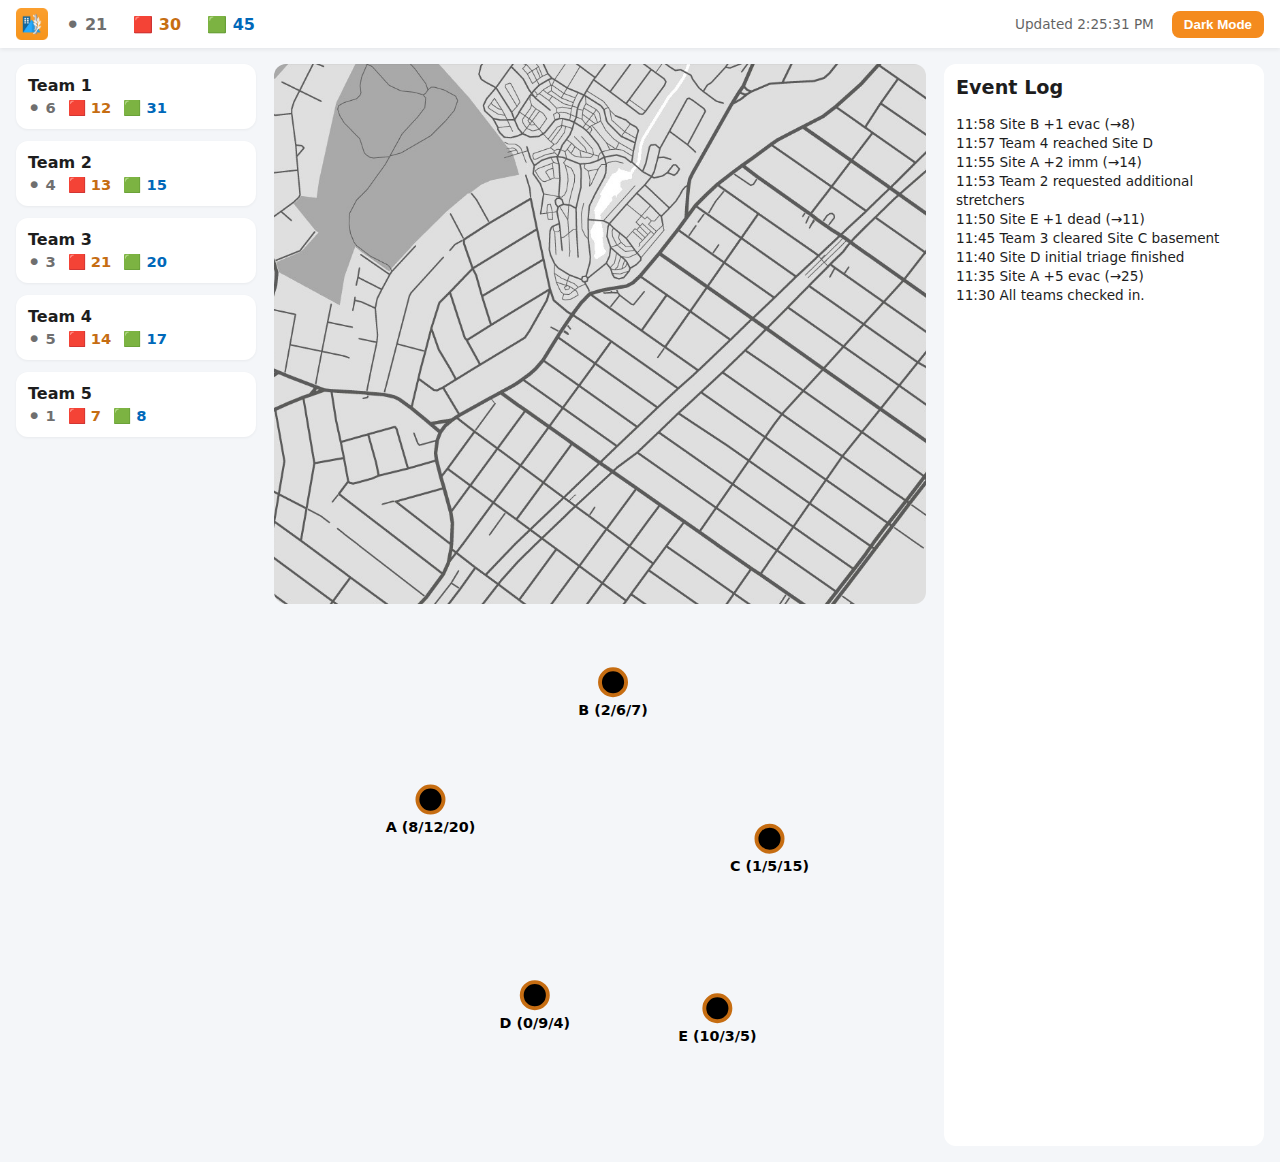
<file: command_ui.html>
<!DOCTYPE html>
<html lang="en">
<head>
  <meta charset="UTF-8">
  <meta name="viewport" content="width=device-width, initial-scale=1">
  <title>Rescue 239 – Commander Dashboard (Mock)</title>
  <style>
    /* ---------- Colour palette ------------- */
    :root {
      --orange: #f48b1e;
      --orange-dark: #c66d12;
      --blue:   #0068b9;
      --gray:   #6f6f6f;

      --bg-light:   #f4f6f9;
      --panel-light:#ffffff;
      --text-light: #1d1d1d;

      --bg-dark:   #0e151c;
      --panel-dark:#131d26;
      --text-dark: #e3e7ec;
    }
    *{box-sizing:border-box;margin:0;padding:0;}
    body{
      font-family:system-ui,-apple-system,Segoe UI,Roboto,Helvetica,Arial,sans-serif;
      background:var(--bg-light);color:var(--text-light);
      display:grid;grid-template-rows:auto 1fr;min-height:100vh;
    }
    body.dark{background:var(--bg-dark);color:var(--text-dark);}  

    /* ---------- Topbar ---------- */
    .topbar{display:flex;align-items:center;gap:18px;padding:8px 16px;background:var(--panel-light);box-shadow:0 2px 4px rgba(0,0,0,.06);}  
    body.dark .topbar{background:var(--panel-dark);box-shadow:none;}
    .topbar img{width:32px;height:32px;}
    .total{flex:1;display:flex;gap:26px;font-weight:700;font-size:1rem;}
    .total span{display:flex;align-items:center;gap:4px;}
    .dead{color:var(--gray);} .imm{color:var(--orange-dark);} .evac{color:var(--blue);}  
    .updated{font-size:.85rem;opacity:.7;white-space:nowrap;}
    .toggle{border:none;background:var(--orange);color:#fff;padding:6px 12px;border-radius:8px;font-weight:600;cursor:pointer;transition:filter .2s;}
    .toggle:hover{filter:brightness(1.1);}  

    /* ---------- Main grid ---------- */
    .grid{display:grid;grid-template-columns:240px 1fr 320px;gap:18px;padding:16px;}
    @media(max-width:900px){.grid{grid-template-columns:1fr;}}

    /* Teams sidebar */
    .teams{display:flex;flex-direction:column;gap:12px;}
    .team{background:var(--panel-light);padding:12px;border-radius:12px;box-shadow:0 1px 3px rgba(0,0,0,.05);cursor:pointer;transition:transform .1s;}
    .team:hover{transform:translateY(-2px);}  
    body.dark .team{background:var(--panel-dark);}  
    .team h3{margin-bottom:4px;font-size:1rem;}
    .counts{display:flex;gap:12px;font-weight:600;font-size:.92rem;}

    /* Map area */
    #map{height:60vh;position:relative;border-radius:12px;overflow:hidden;background:url('assets/map_mockup.jpg') center/cover no-repeat;}
    .map-mask{position:absolute;inset:0;background:rgba(0,0,0,0);}
    /* overlay SVG gets absolute positioning later */

    /* Info panel */
    .panel{background:var(--panel-light);border-radius:12px;padding:12px;display:flex;flex-direction:column;gap:16px;}
    body.dark .panel{background:var(--panel-dark);}  
    .panel h2{margin:0;font-size:1.2rem;}
    .panel .log{font-size:.85rem;line-height:1.4;max-height:360px;overflow:auto;white-space:pre-line;}

    /* Team info cards under map */
    #teamStack{margin-top:16px;display:flex;flex-wrap:wrap;gap:12px;}
    .tcard{background:var(--panel-light);padding:10px 14px;border-radius:10px;box-shadow:0 1px 3px rgba(0,0,0,.06);font-size:.88rem;min-width:140px;}
    body.dark .tcard{background:var(--panel-dark);}  

    /* ---- Map overlay dots ---- */
    #map svg{
      position:absolute;         /* sit on top of the JPG */
      inset:0;                   /* fill the whole map area */
      width:100%; height:100%;
      pointer-events:none;       /* clicks pass through */
    }
    body.dark #map svg text { fill: var(--text-dark); }
    body:not(.dark) #map svg text { fill: var(--text-light); }
    body.dark #map svg circle { fill: var(--bg-dark); }
    body:not(.dark) #map svg circle { fill: var(--bg-light); }

    /* --- overlay because #map already has position:relative --- */
    #map svg {
      position: absolute;   /* glue to the top-left of the map box   */
      inset: 0;             /* stretch to fill it                    */
      width: 100%;
      height: 100%;
      pointer-events: none; /* clicks fall through to future logic   */
    }

    /* colour swaps for dark-mode */
    body.dark #map svg text { fill: var(--text-dark); }
    body:not(.dark) #map svg text { fill: var(--text-light); }

    body.dark #map svg circle { fill: var(--bg-dark); }
    body:not(.dark) #map svg circle { fill: var(--bg-light); }


  </style>
</head>
<body>
  <!-- ---------- Topbar ---------- -->
  <div class="topbar">
    <img src="assets/homefront_logo.png" alt="HFC logo">
    <div class="total"><span class="dead">⚫ 21</span><span class="imm">🟥 30</span><span class="evac">🟩 45</span></div>
    <div class="updated" id="lastUpdated">—</div>
    <button class="toggle" id="modeToggle">Dark Mode</button>
  </div>

  <!-- ---------- Main grid ---------- -->
  <div class="grid">
    <!-- Teams -->
    <div class="teams" id="teams"></div>

    <!-- Map + stacked team cards -->
    <div>
      <div id="map"></div>
     <svg viewBox="0 0 500 400" xmlns="http://www.w3.org/2000/svg">
  <!-- Site A -->
  <g transform="translate(120 150)">
    <circle r="10" stroke="var(--orange-dark)" stroke-width="3"/>
    <text y="25" text-anchor="middle" font-size="11" font-weight="700">
      A (8/12/20)
    </text>
  </g>

  <!-- Site B -->
  <g transform="translate(260 60)">
    <circle r="10" stroke="var(--orange-dark)" stroke-width="3"/>
    <text y="25" text-anchor="middle" font-size="11" font-weight="700">
      B (2/6/7)
    </text>
  </g>

  <!-- Site C -->
  <g transform="translate(380 180)">
    <circle r="10" stroke="var(--orange-dark)" stroke-width="3"/>
    <text y="25" text-anchor="middle" font-size="11" font-weight="700">
      C (1/5/15)
    </text>
  </g>

  <!-- Site D -->
  <g transform="translate(200 300)">
    <circle r="10" stroke="var(--orange-dark)" stroke-width="3"/>
    <text y="25" text-anchor="middle" font-size="11" font-weight="700">
      D (0/9/4)
    </text>
  </g>

  <!-- Site E -->
  <g transform="translate(340 310)">
    <circle r="10" stroke="var(--orange-dark)" stroke-width="3"/>
    <text y="25" text-anchor="middle" font-size="11" font-weight="700">
      E (10/3/5)
    </text>
  </g>
</svg>

      <div id="teamStack"></div>
    </div>

    <!-- Global event log -->
    <div class="panel">
      <h2>Event Log</h2>
      <div class="log" id="log"></div>
    </div>
  </div>

<script>
/************** Mock Data **************/
const mockTeams=[
  {id:1,dead:6,imm:12,evac:31},
  {id:2,dead:4,imm:13,evac:15},
  {id:3,dead:3,imm:21,evac:20},
  {id:4,dead:5,imm:14,evac:17},
  {id:5,dead:1,imm:7,evac:8}
];
const mockLog=[
  '11:58  Site B  +1 evac (→8)',
  '11:57  Team 4  reached Site D',
  '11:55  Site A  +2 imm (→14)',
  '11:53  Team 2  requested additional stretchers',
  '11:50  Site E  +1 dead (→11)',
  '11:45  Team 3  cleared Site C basement',
  '11:40  Site D  initial triage finished',
  '11:35  Site A  +5 evac (→25)',
  '11:30  All teams checked in.'
].join('\n');
/****************************************/ 

/* Populate last‑updated timestamp */
const lastUpdated=document.getElementById('lastUpdated');
function refreshTimestamp(){
  const now=new Date();
  lastUpdated.textContent='Updated '+now.toLocaleTimeString();
}
refreshTimestamp();

/* Populate global log */
document.getElementById('log').textContent=mockLog;

/* Populate team sidebar & click‑add cards */
const teamsEl=document.getElementById('teams');
const teamStack=document.getElementById('teamStack');
function teamCardHTML(t){return `<strong>Team ${t.id}</strong><br>⚫ ${t.dead} · 🟥 ${t.imm} · 🟩 ${t.evac}`;}

mockTeams.forEach(t=>{
  const div=document.createElement('div');
  div.className='team';
  div.innerHTML=`<h3>Team ${t.id}</h3><div class="counts"><span class="dead">⚫ ${t.dead}</span><span class="imm">🟥 ${t.imm}</span><span class="evac">🟩 ${t.evac}</span></div>`;
  div.addEventListener('click',()=>{
    const card=document.createElement('div');
    card.className='tcard';
    card.innerHTML=teamCardHTML(t);
    teamStack.appendChild(card);
  });
  teamsEl.appendChild(div);
});

/* Dark‑mode toggle */
const btn=document.getElementById('modeToggle');
btn.addEventListener('click',()=>{
  const dark=document.body.classList.toggle('dark');
  btn.textContent=dark?'Light Mode':'Dark Mode';
});
</script>
</body>
</html>
</file>
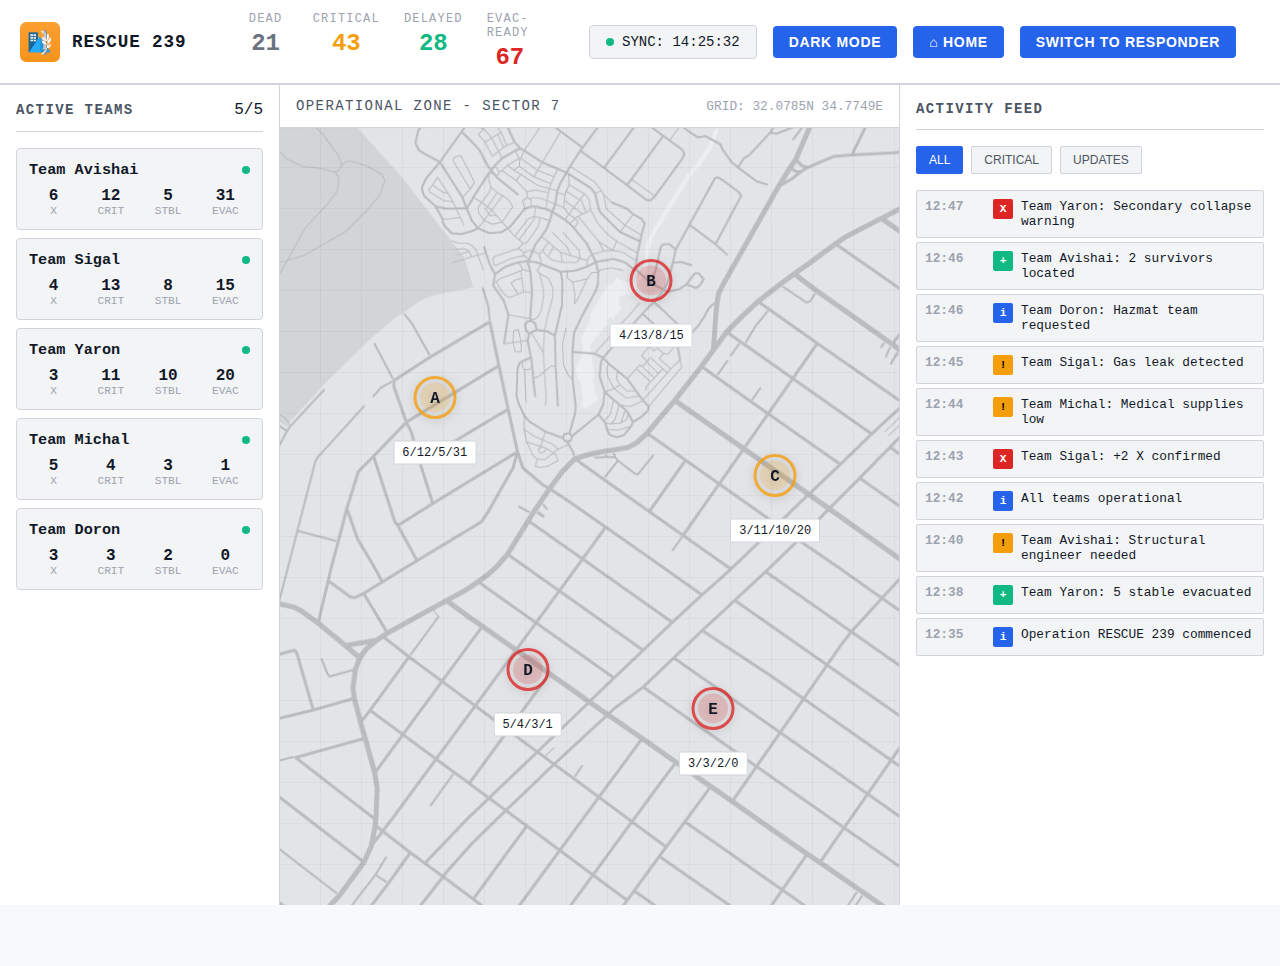
<file: commander.html>
<!DOCTYPE html>
<html lang="en">
<head>
  <meta charset="UTF-8">
  <meta name="viewport" content="width=device-width, initial-scale=1, maximum-scale=1, user-scalable=no, viewport-fit=cover">
  <meta name="mobile-web-app-capable" content="yes">
  <meta name="apple-mobile-web-app-status-bar-style" content="black-translucent">
  <title>RESCUE 239 - TACTICAL OPERATIONS CENTER</title>
  <link rel="icon" href="data:image/svg+xml,<svg xmlns='http://www.w3.org/2000/svg' viewBox='0 0 100 100'><circle cx='50' cy='50' r='50' fill='%23F79823'/></svg>">
  <link rel="stylesheet" href="commander.css">
  <style>
    /* ========== MOBILE RESPONSIVE STYLES ========== */
    
    /* Hide mobile elements by default */
    .splash-screen,
    .pull-to-refresh,
    .mobile-tabs {
      display: none;
    }
    
    /* ---------- Pull to Refresh ---------- */
    .pull-to-refresh {
      position: fixed;
      top: -60px;
      left: 50%;
      transform: translateX(-50%);
      width: 40px;
      height: 40px;
      background: var(--accent);
      border-radius: 50%;
      display: flex;
      align-items: center;
      justify-content: center;
      z-index: 1001;
      transition: top 0.3s ease;
      box-shadow: 0 4px 12px rgba(247, 152, 35, 0.3);
    }
    
    .pull-to-refresh.visible {
      top: 20px;
    }
    
    .ptr-spinner {
      width: 24px;
      height: 24px;
      border: 3px solid rgba(255, 255, 255, 0.3);
      border-top-color: white;
      border-radius: 50%;
      animation: spin 0.8s linear infinite;
    }
    
    @keyframes spin {
      to { transform: rotate(360deg); }
    }
    
    /* ---------- Mobile Tab Navigation ---------- */
    .mobile-tabs {
      position: fixed;
      bottom: 0;
      left: 0;
      right: 0;
      background: var(--bg-secondary);
      border-top: 2px solid var(--accent);
      z-index: 1000;
      box-shadow: 0 -4px 20px rgba(0, 0, 0, 0.1);
    }
    
    .tab-btn {
      flex: 1;
      display: flex;
      flex-direction: column;
      align-items: center;
      justify-content: center;
      gap: 4px;
      padding: 12px 8px;
      background: transparent;
      border: none;
      color: var(--text-dim);
      font-size: 0.75rem;
      font-weight: 600;
      cursor: pointer;
      transition: all 0.3s ease;
      position: relative;
      overflow: hidden;
    }
    
    .tab-btn::before {
      content: '';
      position: absolute;
      top: 0;
      left: 0;
      right: 0;
      height: 3px;
      background: var(--accent);
      transform: translateY(-100%);
      transition: transform 0.3s ease;
    }
    
    .tab-btn.active {
      color: var(--accent);
    }
    
    .tab-btn.active::before {
      transform: translateY(0);
    }
    
    .tab-btn:active {
      transform: scale(0.95);
    }
    
    .tab-btn svg {
      width: 24px;
      height: 24px;
      stroke-width: 2;
      transition: transform 0.3s ease;
    }
    
    .tab-btn.active svg {
      transform: scale(1.1);
    }
    
    /* ---------- Mobile Panel Switching ---------- */
    @media (max-width: 768px) {
      .panel {
        display: none !important;
        animation: slideIn 0.3s ease-out;
      }
      
      .panel.active {
        display: block !important;
      }
      
      @keyframes slideIn {
        from {
          opacity: 0;
          transform: translateX(20px);
        }
        to {
          opacity: 1;
          transform: translateX(0);
        }
      }
    }
    
    /* ---------- RGB variables for backdrop filter ---------- */
    :root {
      --bg-secondary-rgb: 255, 255, 255;
    }
    
    body.dark {
      --bg-secondary-rgb: 26, 26, 26;
    }
    
    /* ---------- Mobile Splash Screen ---------- */
    .splash-screen {
      position: fixed;
      inset: 0;
      background: var(--bg-primary);
      z-index: 9999;
      flex-direction: column;
      align-items: center;
      justify-content: center;
      animation: fadeOut 0.5s ease-out 2s forwards;
    }
    
    .splash-logo {
      width: 80px;
      height: 80px;
      margin-bottom: 20px;
      animation: pulse 1.5s ease-in-out infinite;
    }
    
    .splash-title {
      font-size: 1.5rem;
      font-weight: 700;
      letter-spacing: 0.1em;
      margin-bottom: 8px;
    }
    
    .splash-subtitle {
      font-size: 0.875rem;
      color: var(--text-dim);
      text-transform: uppercase;
      letter-spacing: 0.05em;
    }
    
    @keyframes fadeOut {
      to {
        opacity: 0;
        visibility: hidden;
      }
    }
    
    /* ---------- Mobile Layout Adjustments ---------- */
    @media (max-width: 768px) {
      body {
        padding-bottom: 60px; /* Space for tab nav */
      }
      
      /* Show mobile elements */
      .splash-screen {
        display: flex;
      }
      
      .mobile-tabs {
        display: flex;
      }
      
      .pull-to-refresh {
        display: flex;
      }
      
      /* Mobile Header */
      .command-header {
        grid-template-columns: 1fr;
        gap: 12px;
        padding: 8px 12px;
        position: sticky;
        top: 0;
        z-index: 999;
        backdrop-filter: blur(10px);
        background: rgba(var(--bg-secondary-rgb), 0.95);
      }
      
      .logo-section {
        justify-content: center;
      }
      
      .logo-section img {
        width: 32px;
        height: 32px;
      }
      
      .unit-id {
        font-size: 1rem;
      }
      
      .status-grid {
        grid-template-columns: repeat(4, 1fr);
        gap: 8px;
        padding: 8px 0;
        background: var(--bg-tertiary);
        border-radius: 8px;
        margin: 0 -4px;
      }
      
      .status-label {
        font-size: 0.65rem;
      }
      
      .status-value {
        font-size: 1.2rem;
      }
      
      .header-controls {
        flex-wrap: wrap;
        justify-content: center;
        gap: 8px;
      }
      
      .sync-status {
        order: -1;
        width: 100%;
        justify-content: center;
        padding: 6px 12px;
        font-size: 0.75rem;
      }
      
      .mode-toggle {
        padding: 6px 12px;
        font-size: 0.75rem;
      }
      
      /* Hide desktop-only buttons on mobile */
      .mode-toggle:nth-child(3),
      .mode-toggle:nth-child(4) {
        display: none;
      }
      
      /* Main Grid */
      .ops-grid {
        grid-template-columns: 1fr;
        grid-template-rows: 1fr;
        height: calc(100vh - 180px); /* Account for header and tab nav */
        overflow: hidden;
      }
      
      /* Teams Panel Mobile */
      .teams-panel {
        padding: 12px;
        height: 100%;
        overflow-y: auto;
      }
      
      .team-card {
        padding: 16px;
        margin-bottom: 12px;
        box-shadow: 0 2px 8px rgba(0, 0, 0, 0.1);
      }
      
      .team-card:active {
        transform: scale(0.98);
      }
      
      .team-metrics {
        gap: 12px;
        margin-top: 12px;
      }
      
      .metric-value {
        font-size: 1.2rem;
      }
      
      /* Map Container Mobile */
      .map-container {
        height: 100%;
        border: none;
      }
      
      .map-view {
        height: calc(100% - 60px);
        touch-action: pan-x pan-y;
      }
      
      .site-marker {
        touch-action: manipulation;
      }
      
      .site-marker:active {
        transform: translate(-50%, -50%) scale(1.2);
      }
      
      .site-label {
        font-size: 0.7rem;
        padding: 6px 10px;
        box-shadow: 0 2px 8px rgba(0, 0, 0, 0.2);
      }
      
      /* Team Detail Mobile */
      .team-detail {
        position: fixed;
        bottom: 60px;
        left: 0;
        right: 0;
        margin: 0;
        border-radius: 16px 16px 0 0;
        box-shadow: 0 -4px 20px rgba(0, 0, 0, 0.2);
        max-height: 70vh;
        overflow-y: auto;
        animation: slideUp 0.3s ease-out;
        backdrop-filter: blur(10px);
        background: rgba(var(--bg-secondary-rgb), 0.95);
      }
      
      .team-detail::before {
        content: '';
        position: absolute;
        top: 8px;
        left: 50%;
        transform: translateX(-50%);
        width: 40px;
        height: 4px;
        background: var(--border-active);
        border-radius: 2px;
      }
      
      @keyframes slideUp {
        from {
          transform: translateY(100%);
        }
        to {
          transform: translateY(0);
        }
      }
      
      .detail-header {
        padding-top: 20px;
      }
      
      .detail-close {
        font-size: 1.5rem;
        padding: 8px 12px;
        background: var(--bg-tertiary);
        border-radius: 4px;
      }
      
      .log-entries {
        max-height: 200px;
      }
      
      /* Activity Panel Mobile */
      .activity-panel {
        padding: 12px;
        height: 100%;
        overflow-y: auto;
      }
      
      .activity-filters {
        position: sticky;
        top: 0;
        background: var(--bg-secondary);
        z-index: 10;
        padding: 8px 0;
        margin: -8px -12px 12px;
        padding: 8px 12px;
        border-bottom: 1px solid var(--border);
      }
      
      .filter-btn {
        flex: 1;
        padding: 8px 12px;
      }
      
      .activity-item {
        padding: 12px;
        margin-bottom: 8px;
        box-shadow: 0 2px 4px rgba(0, 0, 0, 0.1);
        border-radius: 4px;
      }
      
      .activity-item:active {
        transform: scale(0.98);
      }
    }
    
    /* ---------- Small Mobile Adjustments ---------- */
    @media (max-width: 380px) {
      .status-grid {
        grid-template-columns: repeat(2, 1fr);
      }
      
      .team-metrics {
        grid-template-columns: repeat(2, 1fr);
      }
      
      .tab-btn span {
        font-size: 0.65rem;
      }
      
      .tab-btn svg {
        width: 20px;
        height: 20px;
      }
    }
    
    /* ---------- Landscape Mobile ---------- */
    @media (max-width: 768px) and (orientation: landscape) {
      .command-header {
        position: relative;
      }
      
      .status-grid {
        position: absolute;
        right: 12px;
        top: 50%;
        transform: translateY(-50%);
        width: auto;
        margin: 0;
      }
      
      .ops-grid {
        height: calc(100vh - 80px);
      }
      
      .mobile-tabs {
        padding: 4px 0;
      }
      
      .tab-btn {
        padding: 8px;
      }
    }
    
    /* ---------- Touch Optimizations ---------- */
    @media (hover: none) and (pointer: coarse) {
      .team-card,
      .activity-item,
      .filter-btn,
      .mode-toggle {
        -webkit-tap-highlight-color: transparent;
      }
      
      .team-card:hover,
      .activity-item:hover {
        transform: none;
      }
    }
    
    /* ---------- iOS Safe Areas ---------- */
    @supports (padding-bottom: env(safe-area-inset-bottom)) {
      .mobile-tabs {
        padding-bottom: env(safe-area-inset-bottom);
      }
      
      body {
        padding-bottom: calc(60px + env(safe-area-inset-bottom));
      }
    }
    
    /* ---------- Performance Optimizations ---------- */
    @media (max-width: 768px) {
      * {
        -webkit-transform: translateZ(0);
        -webkit-overflow-scrolling: touch;
      }
      
      .panel {
        will-change: transform;
      }
    }
  </style>
</head>
<body>
  <!-- Mobile Splash Screen -->
  <div class="splash-screen">
    <img src="assets/homefront_logo.png" alt="IDF Home Front Command" class="splash-logo">
    <div class="splash-title">RESCUE 239</div>
    <div class="splash-subtitle">Tactical Operations Center</div>
  </div>
  
  <!-- Pull to Refresh Indicator -->
  <div class="pull-to-refresh">
    <div class="ptr-spinner"></div>
  </div>

  <!-- Command Header -->
  <header class="command-header">
    <div class="logo-section">
      <img src="assets/homefront_logo.png" alt="IDF Home Front Command">
      <div class="unit-id">RESCUE 239</div>
    </div>
    
    <div class="status-grid">
      <div class="status-item">
        <div class="status-label">Dead</div>
        <div class="status-value inactive" id="total-x">21</div>
      </div>
      <div class="status-item">
        <div class="status-label">Critical</div>
        <div class="status-value warning" id="total-crit">43</div>
      </div>
      <div class="status-item">
        <div class="status-label">Delayed</div>
        <div class="status-value stable" id="total-stable">28</div>
      </div>
      <div class="status-item">
        <div class="status-label">Evac-Ready</div>
        <div class="status-value critical" id="total-evac">67</div>
      </div>
    </div>
    
    <div class="header-controls">
      <div class="sync-status">
        <div class="sync-indicator"></div>
        <span id="sync-time">SYNC: 12:47:23</span>
      </div>
      <button class="mode-toggle" id="mode-toggle">DARK MODE</button>
      <button class="mode-toggle" onclick="window.location.href='index.html'">⌂ HOME</button>
      <button class="mode-toggle" onclick="window.location.href='responder.html'">SWITCH TO RESPONDER</button>
    </div>
  </header>

  <!-- Mobile Tab Navigation -->
  <nav class="mobile-tabs">
    <button class="tab-btn active" data-tab="teams">
      <svg width="20" height="20" viewBox="0 0 24 24" fill="none" stroke="currentColor">
        <path d="M17 21v-2a4 4 0 0 0-4-4H5a4 4 0 0 0-4 4v2"></path>
        <circle cx="9" cy="7" r="4"></circle>
        <path d="M23 21v-2a4 4 0 0 0-3-3.87"></path>
        <path d="M16 3.13a4 4 0 0 1 0 7.75"></path>
      </svg>
      <span>Teams</span>
    </button>
    <button class="tab-btn" data-tab="map">
      <svg width="20" height="20" viewBox="0 0 24 24" fill="none" stroke="currentColor">
        <path d="M21 10c0 7-9 13-9 13s-9-6-9-13a9 9 0 0 1 18 0z"></path>
        <circle cx="12" cy="10" r="3"></circle>
      </svg>
      <span>Map</span>
    </button>
    <button class="tab-btn" data-tab="activity">
      <svg width="20" height="20" viewBox="0 0 24 24" fill="none" stroke="currentColor">
        <path d="M12 2v20"></path>
        <path d="M17 5H9.5a3.5 3.5 0 0 0 0 7h5a3.5 3.5 0 0 1 0 7H6"></path>
      </svg>
      <span>Activity</span>
    </button>
  </nav>

  <!-- Main Operations Grid -->
  <main class="ops-grid">
    <!-- Teams Panel -->
    <section class="teams-panel panel" data-panel="teams">
      <div class="panel-header">
        <h2 class="panel-title">Active Teams</h2>
        <span id="team-count">5/5</span>
      </div>
      <div class="team-list" id="teams-list"></div>
    </section>

    <!-- Tactical Map -->
    <section class="map-container panel" data-panel="map">
      <div class="map-controls">
        <div class="panel-title">OPERATIONAL ZONE - SECTOR 7</div>
        <div>
          <span style="color: var(--text-dim); font-size: 0.8rem;">GRID: 32.0785N 34.7749E</span>
        </div>
      </div>
      <div class="map-view" id="map">
        <!-- If you have a map image, uncomment this line -->
        <img src="assets/map_mockup.jpg" alt="Map Mockup" class="map-image">
        <div class="map-overlay" id="map-overlay"></div>
      </div>
      <div id="team-detail-container"></div>
    </section>

    <!-- Activity Feed -->
    <section class="activity-panel panel" data-panel="activity">
      <div class="panel-header">
        <h2 class="panel-title">Activity Feed</h2>
      </div>
      <div class="activity-filters">
        <button class="filter-btn active" data-filter="all">ALL</button>
        <button class="filter-btn" data-filter="critical">CRITICAL</button>
        <button class="filter-btn" data-filter="updates">UPDATES</button>
      </div>
      <div class="activity-feed" id="activity-feed"></div>
    </section>
  </main>

  <script>
    // Israeli team names for realism
    const teamNames = ['Avishai', 'Sigal', 'Yaron', 'Michal', 'Doron'];
    
    // Mock data with IDF terminology
    const teams = [
      {
        id: 1,
        name: teamNames[0],
        x: 6,  // Changed from "dead" to "x"
        crit: 12,
        stable: 5,
        evac: 31,
        status: 'active',
        lastUpdate: '12:46:12',
        site: 'A',
        log: [
          { time: '12:46', msg: 'Located 2 survivors in basement' },
          { time: '12:43', msg: '+3 critical casualties' },
          { time: '12:40', msg: 'Structural engineer requested' },
          { time: '12:35', msg: 'Heavy debris, need crane support' },
          { time: '12:30', msg: 'Arrived at site A' }
        ]
      },
      {
        id: 2,
        name: teamNames[1],
        x: 4,
        crit: 13,
        stable: 8,
        evac: 15,
        status: 'active',
        lastUpdate: '12:45:55',
        site: 'B',
        log: [
          { time: '12:45', msg: 'Medical team on site' },
          { time: '12:42', msg: 'Gas leak detected, area secured' },
          { time: '12:38', msg: '+2 X confirmed' },
          { time: '12:33', msg: 'K9 unit deployed' },
          { time: '12:28', msg: 'Site B perimeter established' }
        ]
      },
      {
        id: 3,
        name: teamNames[2],
        x: 3,
        crit: 11,
        stable: 10,
        evac: 20,
        status: 'active',
        lastUpdate: '12:47:02',
        site: 'C',
        log: [
          { time: '12:47', msg: 'Evac complete for 5 stable' },
          { time: '12:44', msg: 'Secondary collapse risk identified' },
          { time: '12:40', msg: 'Thermal imaging shows 3 heat signatures' },
          { time: '12:35', msg: 'Initial triage complete' },
          { time: '12:31', msg: 'Team operational at site C' }
        ]
      },
      {
        id: 4,
        name: teamNames[3],
        x: 5,
        crit: 4,
        stable: 3,
        evac: 1,
        status: 'active',
        lastUpdate: '12:44:30',
        site: 'D',
        log: [
          { time: '12:44', msg: 'Requesting additional medical supplies' },
          { time: '12:41', msg: 'Building partially collapsed' },
          { time: '12:37', msg: '+1 critical, immediate evac needed' },
          { time: '12:32', msg: 'Access route cleared' },
          { time: '12:27', msg: 'Team arriving at site D' }
        ]
      },
      {
        id: 5,
        name: teamNames[4],
        x: 3,
        crit: 3,
        stable: 2,
        evac: 0,
        status: 'active',
        lastUpdate: '12:46:45',
        site: 'E',
        log: [
          { time: '12:46', msg: 'Hazmat team requested' },
          { time: '12:43', msg: 'Chemical storage area identified' },
          { time: '12:39', msg: 'Initial sweep complete' },
          { time: '12:34', msg: 'Team establishing command post' },
          { time: '12:29', msg: 'En route to site E' }
        ]
      }
    ];

    const sites = [
      { code: 'A', x: 25, y: 35, team: 1 },
      { code: 'B', x: 60, y: 20, team: 2 },
      { code: 'C', x: 80, y: 45, team: 3 },
      { code: 'D', x: 40, y: 70, team: 4 },
      { code: 'E', x: 70, y: 75, team: 5 }
    ];

    const activityLog = [
      { time: '12:47', icon: 'critical', type: 'X', text: 'Team Yaron: Secondary collapse warning' },
      { time: '12:46', icon: 'stable', type: '+', text: 'Team Avishai: 2 survivors located' },
      { time: '12:46', icon: 'info', type: 'i', text: 'Team Doron: Hazmat team requested' },
      { time: '12:45', icon: 'warning', type: '!', text: 'Team Sigal: Gas leak detected' },
      { time: '12:44', icon: 'warning', type: '!', text: 'Team Michal: Medical supplies low' },
      { time: '12:43', icon: 'critical', type: 'X', text: 'Team Sigal: +2 X confirmed' },
      { time: '12:42', icon: 'info', type: 'i', text: 'All teams operational' },
      { time: '12:40', icon: 'warning', type: '!', text: 'Team Avishai: Structural engineer needed' },
      { time: '12:38', icon: 'stable', type: '+', text: 'Team Yaron: 5 stable evacuated' },
      { time: '12:35', icon: 'info', type: 'i', text: 'Operation RESCUE 239 commenced' }
    ];

    // Initialize UI
    function init() {
      renderTeams();
      renderMap();
      renderActivityFeed();
      startClock();
      updateTotals();
      
      // Dark mode toggle
      const modeToggle = document.getElementById('mode-toggle');
      modeToggle.addEventListener('click', () => {
        document.body.classList.toggle('dark');
        modeToggle.textContent = document.body.classList.contains('dark') ? 'LIGHT MODE' : 'DARK MODE';
      });
      
      // Filter buttons
      document.querySelectorAll('.filter-btn').forEach(btn => {
        btn.addEventListener('click', () => {
          document.querySelectorAll('.filter-btn').forEach(b => b.classList.remove('active'));
          btn.classList.add('active');
          // Filter logic would go here
        });
      });
      
      // Mobile tab navigation
      const tabBtns = document.querySelectorAll('.tab-btn');
      const panels = document.querySelectorAll('.panel');
      
      tabBtns.forEach(btn => {
        btn.addEventListener('click', () => {
          const targetTab = btn.dataset.tab;
          
          // Update active tab
          tabBtns.forEach(b => b.classList.remove('active'));
          btn.classList.add('active');
          
          // Show corresponding panel
          panels.forEach(panel => {
            if (panel.dataset.panel === targetTab) {
              panel.classList.add('active');
            } else {
              panel.classList.remove('active');
            }
          });
        });
      });
      
      // Set initial active panel
      document.querySelector('.panel[data-panel="teams"]').classList.add('active');
      
      // Touch gestures for mobile tab swiping
      let touchStartX = 0;
      let touchEndX = 0;
      let currentTabIndex = 0;
      const tabOrder = ['teams', 'map', 'activity'];
      
      document.addEventListener('touchstart', e => {
        touchStartX = e.changedTouches[0].screenX;
      });
      
      document.addEventListener('touchend', e => {
        touchEndX = e.changedTouches[0].screenX;
        handleSwipe();
      });
      
      function handleSwipe() {
        const swipeThreshold = 50;
        const diff = touchStartX - touchEndX;
        
        if (Math.abs(diff) > swipeThreshold) {
          if (diff > 0 && currentTabIndex < tabOrder.length - 1) {
            // Swipe left - next tab
            currentTabIndex++;
          } else if (diff < 0 && currentTabIndex > 0) {
            // Swipe right - previous tab
            currentTabIndex--;
          }
          
          // Activate the new tab
          const newTab = tabOrder[currentTabIndex];
          const tabBtn = document.querySelector(`.tab-btn[data-tab="${newTab}"]`);
          if (tabBtn) {
            tabBtn.click();
          }
        }
      }
      
      // Update current tab index when tabs are clicked
      tabBtns.forEach((btn, index) => {
        btn.addEventListener('click', () => {
          currentTabIndex = index;
        });
      });
      
      // Pull to refresh
      let pullStartY = 0;
      let isPulling = false;
      
      document.addEventListener('touchstart', e => {
        const touch = e.touches[0];
        pullStartY = touch.clientY;
        isPulling = window.scrollY === 0;
      });
      
      document.addEventListener('touchmove', e => {
        if (!isPulling) return;
        
        const touch = e.touches[0];
        const pullDistance = touch.clientY - pullStartY;
        
        if (pullDistance > 0 && pullDistance < 150) {
          const ptr = document.querySelector('.pull-to-refresh');
          if (pullDistance > 80) {
            ptr.classList.add('visible');
          } else {
            ptr.classList.remove('visible');
          }
        }
      });
      
      document.addEventListener('touchend', e => {
        const ptr = document.querySelector('.pull-to-refresh');
        if (ptr.classList.contains('visible')) {
          // Simulate refresh
          setTimeout(() => {
            ptr.classList.remove('visible');
            updateTotals();
            renderActivityFeed();
            // Haptic feedback if available
            if (navigator.vibrate) {
              navigator.vibrate(50);
            }
          }, 1000);
        }
        isPulling = false;
      });
      
      // Add haptic feedback to buttons
      document.querySelectorAll('button, .team-card, .activity-item').forEach(el => {
        el.addEventListener('click', () => {
          if (navigator.vibrate) {
            navigator.vibrate(10);
          }
        });
      });
    }

    function renderTeams() {
      const container = document.getElementById('teams-list');
      container.innerHTML = teams.map(team => `
        <div class="team-card" data-team-id="${team.id}">
          <div class="team-header">
            <span class="team-id">Team ${team.name}</span>
            <div class="team-status"></div>
          </div>
          <div class="team-metrics">
            <div class="metric">
              <div class="metric-value critical">${team.x}</div>
              <div class="metric-label">X</div>
            </div>
            <div class="metric">
              <div class="metric-value warning">${team.crit}</div>
              <div class="metric-label">CRIT</div>
            </div>
            <div class="metric">
              <div class="metric-value stable">${team.stable}</div>
              <div class="metric-label">STBL</div>
            </div>
            <div class="metric">
              <div class="metric-value inactive">${team.evac}</div>
              <div class="metric-label">EVAC</div>
            </div>
          </div>
        </div>
      `).join('');
      
      // Add click handlers
      document.querySelectorAll('.team-card').forEach(card => {
        card.addEventListener('click', () => {
          const teamId = parseInt(card.dataset.teamId);
          showTeamDetail(teamId);
          
          // Update active state
          document.querySelectorAll('.team-card').forEach(c => c.classList.remove('active'));
          card.classList.add('active');
        });
      });
    }

    function renderMap() {
      const overlay = document.getElementById('map-overlay');
      overlay.innerHTML = sites.map(site => {
        const team = teams.find(t => t.id === site.team);
        const total = team.x + team.crit + team.stable + team.evac;
        const urgency = team.crit / total;
        const color = urgency > 0.3 ? 'var(--critical)' : urgency > 0.1 ? 'var(--warning)' : 'var(--stable)';
        
        return `
          <div class="site-marker" style="left: ${site.x}%; top: ${site.y}%;" data-site="${site.code}">
            <svg width="60" height="60" viewBox="0 0 60 60">
              <circle cx="30" cy="30" r="20" fill="none" stroke="${color}" stroke-width="3" opacity="0.8"/>
              <circle cx="30" cy="30" r="15" fill="${color}" opacity="0.2"/>
              <text x="30" y="35" text-anchor="middle" fill="var(--text-primary)" font-size="16" font-weight="700">
                ${site.code}
              </text>
            </svg>
            <div class="site-label">
              ${team.x}/${team.crit}/${team.stable}/${team.evac}
            </div>
          </div>
        `;
      }).join('');
      
      // Add click handlers for mobile
      if (window.innerWidth <= 768) {
        document.querySelectorAll('.site-marker').forEach(marker => {
          marker.addEventListener('click', () => {
            const siteCode = marker.dataset.site;
            const site = sites.find(s => s.code === siteCode);
            if (site) {
              showTeamDetail(site.team);
            }
          });
        });
      }
    }

    function showTeamDetail(teamId) {
      const team = teams.find(t => t.id === teamId);
      if (!team) return;
      
      const container = document.getElementById('team-detail-container');
      container.innerHTML = `
        <div class="team-detail">
          <div class="detail-header">
            <h3 class="detail-title">Team ${team.name} - Site ${team.site}</h3>
            <button class="detail-close" onclick="closeTeamDetail()">×</button>
          </div>
          <div class="detail-stats">
            <div class="stat-item">
              <span class="stat-label">Last Update</span>
              <span class="stat-value">${team.lastUpdate}</span>
            </div>
            <div class="stat-item">
              <span class="stat-label">Total Casualties</span>
              <span class="stat-value">${team.x + team.crit + team.stable + team.evac}</span>
            </div>
          </div>
          <div class="team-log">
            <h4 class="log-header">Operation Log</h4>
            <div class="log-entries">
              ${team.log.map(entry => `
                <div class="log-entry">
                  <span class="log-time">${entry.time}</span>
                  <span>${entry.msg}</span>
                </div>
              `).join('')}
            </div>
          </div>
        </div>
      `;
    }

    function closeTeamDetail() {
      document.getElementById('team-detail-container').innerHTML = '';
      document.querySelectorAll('.team-card').forEach(c => c.classList.remove('active'));
    }

    function renderActivityFeed() {
      const feed = document.getElementById('activity-feed');
      feed.innerHTML = activityLog.map(item => `
        <div class="activity-item">
          <span class="activity-time">${item.time}</span>
          <div class="activity-icon ${item.icon}">${item.type}</div>
          <span class="activity-text">${item.text}</span>
        </div>
      `).join('');
    }

    function updateTotals() {
      let totals = { x: 0, crit: 0, stable: 0, evac: 0 };
      teams.forEach(team => {
        totals.x += team.x;
        totals.crit += team.crit;
        totals.stable += team.stable;
        totals.evac += team.evac;
      });
      
      document.getElementById('total-x').textContent = totals.x;
      document.getElementById('total-crit').textContent = totals.crit;
      document.getElementById('total-stable').textContent = totals.stable;
      document.getElementById('total-evac').textContent = totals.evac;
    }

    function startClock() {
      function updateTime() {
        const now = new Date();
        const time = now.toTimeString().split(' ')[0];
        document.getElementById('sync-time').textContent = `SYNC: ${time}`;
      }
      updateTime();
      setInterval(updateTime, 1000);
    }

    // Initialize on load
    init();
  </script>
</body>
</html>
</file>
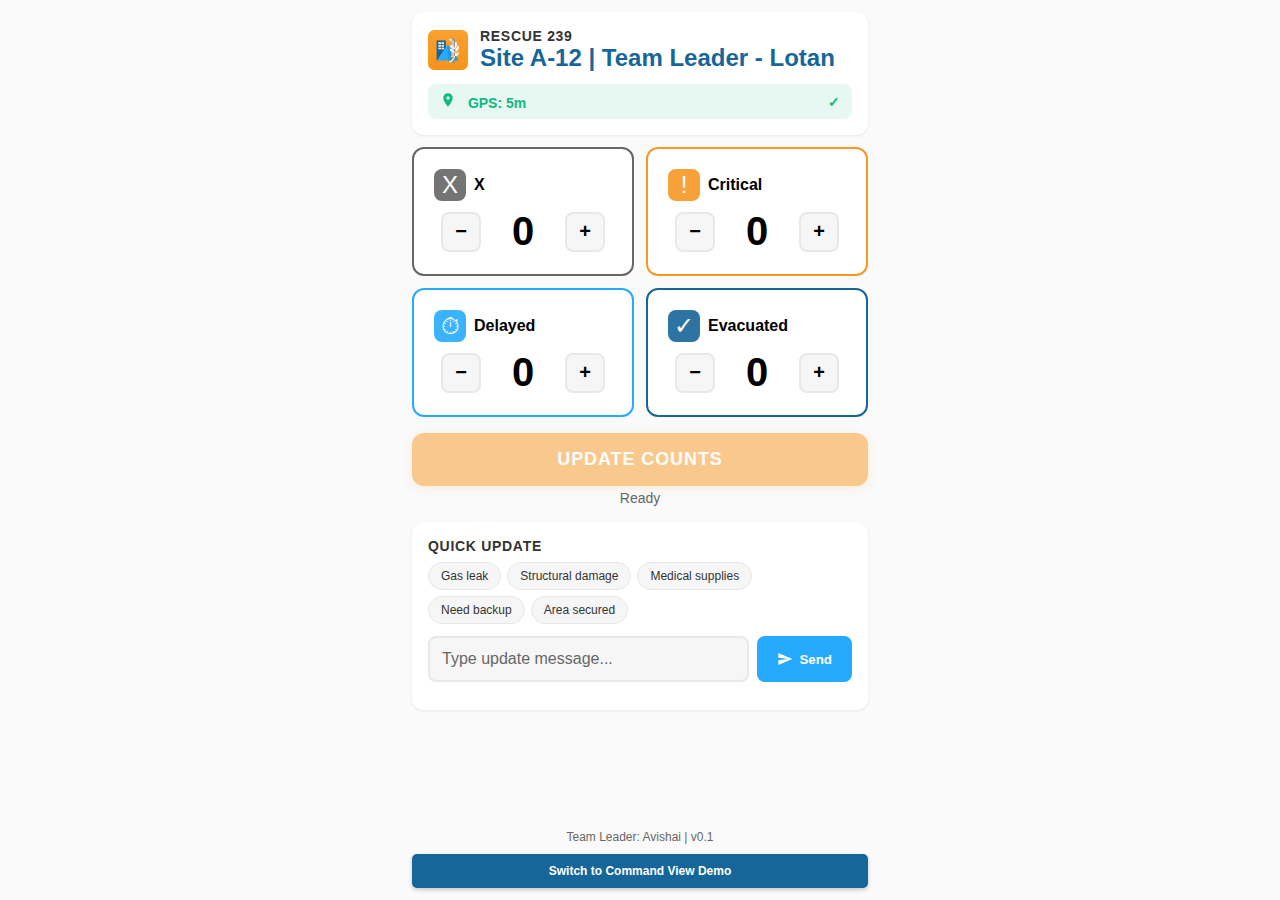
<file: responder.html>
<!DOCTYPE html>
<html lang="en">
<head>
  <meta charset="UTF-8">
  <meta name="viewport" content="width=device-width, initial-scale=1.0, maximum-scale=1.0, user-scalable=no">
  <title>RESCUE 239 - Field Report</title>
  <link rel="stylesheet" href="responder.css">
  <meta name="apple-mobile-web-app-capable" content="yes">
  <meta name="apple-mobile-web-app-status-bar-style" content="black-translucent">
</head>
<body>
  <!-- App Header -->
  <header class="app-header">
    <div class="unit-badge">
      <img src="assets/homefront_logo.png" alt="IDF" class="unit-logo">
      <div class="unit-info">
        <div class="unit-name">Rescue 239</div>
        <div class="site-code" id="site-code">Site A-12 | Team Leader - Lotan</div>
      </div>
    </div>
  
    
    <!-- GPS Status -->
    <div class="gps-banner good" id="gps-banner">
      <span>
        <svg class="gps-icon" viewBox="0 0 24 24" fill="currentColor">
          <path d="M12 2C8.13 2 5 5.13 5 9c0 5.25 7 13 7 13s7-7.75 7-13c0-3.87-3.13-7-7-7zm0 9.5c-1.38 0-2.5-1.12-2.5-2.5s1.12-2.5 2.5-2.5 2.5 1.12 2.5 2.5-1.12 2.5-2.5 2.5z"/>
        </svg>
        GPS: <span id="gps-accuracy">5</span>m
      </span>
      <span>✓</span>
    </div>
  </header>

  <!-- Casualty Count Grid -->
  <main>
    <div class="casualty-grid">
      <!-- X (Deceased) -->
      <div class="casualty-tile x" data-category="x">
        <div class="tile-header">
          <div class="tile-icon x">X</div>
          <div class="tile-label">X</div>
        </div>
        <div class="tile-controls">
          <button class="count-button minus" aria-label="Decrease X count">−</button>
          <span class="count-display" id="count-x">0</span>
          <button class="count-button plus" aria-label="Increase X count">+</button>
        </div>
      </div>

      <!-- Critical -->
      <div class="casualty-tile critical" data-category="critical">
        <div class="tile-header">
          <div class="tile-icon critical">!</div>
          <div class="tile-label">Critical</div>
        </div>
        <div class="tile-controls">
          <button class="count-button minus" aria-label="Decrease critical count">−</button>
          <span class="count-display" id="count-critical">0</span>
          <button class="count-button plus" aria-label="Increase critical count">+</button>
        </div>
      </div>

      <!-- Delayed -->
      <div class="casualty-tile delayed" data-category="delayed">
        <div class="tile-header">
          <div class="tile-icon delayed">⏱</div>
          <div class="tile-label">Delayed</div>
        </div>
        <div class="tile-controls">
          <button class="count-button minus" aria-label="Decrease delayed count">−</button>
          <span class="count-display" id="count-delayed">0</span>
          <button class="count-button plus" aria-label="Increase delayed count">+</button>
        </div>
      </div>

      <!-- Evacuated -->
      <div class="casualty-tile evac" data-category="evac">
        <div class="tile-header">
          <div class="tile-icon evac">✓</div>
          <div class="tile-label">Evacuated</div>
        </div>
        <div class="tile-controls">
          <button class="count-button minus" aria-label="Decrease evacuated count">−</button>
          <span class="count-display" id="count-evac">0</span>
          <button class="count-button plus" aria-label="Increase evacuated count">+</button>
        </div>
      </div>
    </div>

    <!-- Update Action -->
    <div class="action-section">
      <button class="update-button" id="update-button" disabled>UPDATE COUNTS</button>
      <div class="sync-status" id="sync-status">Ready</div>
    </div>

    <!-- Quick Message Section -->
    <div class="message-section">
      <h3 class="message-header">Quick Update</h3>
      
      <!-- Quick Templates -->
      <div class="quick-templates">
        <span class="template-chip" data-template="Gas leak detected">Gas leak</span>
        <span class="template-chip" data-template="Structural damage - need engineer">Structural damage</span>
        <span class="template-chip" data-template="Medical supplies needed">Medical supplies</span>
        <span class="template-chip" data-template="Additional personnel required">Need backup</span>
        <span class="template-chip" data-template="Area secured">Area secured</span>
      </div>
      
      <!-- Message Input -->
      <div class="message-input-group">
        <input 
          type="text" 
          class="message-input" 
          id="message-input" 
          placeholder="Type update message..."
          maxlength="200"
        >
        <button class="send-button" id="send-button">
          <svg class="send-icon" viewBox="0 0 24 24" fill="currentColor">
            <path d="M2.01 21L23 12 2.01 3 2 10l15 2-15 2z"/>
          </svg>
          Send
        </button>
      </div>
      
      <!-- Message Log -->
      <div class="message-log" id="message-log">
        <!-- Messages will appear here -->
      </div>
    </div>
  </main>

  <!-- Footer -->
  <footer class="app-footer">
    <div>Team Leader: <span id="team-leader">Avishai</span> | v0.1</div>
    <a href="commander.html" class="demo-switch-button">
      Switch to Command View Demo
    </a>
  </footer>

  <script>
    // State management
    const state = {
      counts: { x: 0, critical: 0, delayed: 0, evac: 0 },
      originalCounts: { x: 0, critical: 0, delayed: 0, evac: 0 },
      messages: [],
      teamLeader: 'Avishai'
    };

    // DOM elements
    const elements = {
      updateButton: document.getElementById('update-button'),
      syncStatus: document.getElementById('sync-status'),
      messageInput: document.getElementById('message-input'),
      sendButton: document.getElementById('send-button'),
      messageLog: document.getElementById('message-log'),
      gpsBanner: document.getElementById('gps-banner'),
      gpsAccuracy: document.getElementById('gps-accuracy')
    };

    // Initialize
    function init() {
      setupEventListeners();
      updateCountDisplays();
      mockGPSUpdates();
      loadFromLocalStorage();
    }

    // Event listeners
    function setupEventListeners() {
      // Count buttons
      document.querySelectorAll('.casualty-tile').forEach(tile => {
        const category = tile.dataset.category;
        const countEl = tile.querySelector('.count-display');
        
        tile.addEventListener('click', (e) => {
          if (e.target.classList.contains('plus')) {
            state.counts[category]++;
            updateCount(category, countEl);
          } else if (e.target.classList.contains('minus')) {
            state.counts[category] = Math.max(0, state.counts[category] - 1);
            updateCount(category, countEl);
          }
        });
      });

      // Update button
      elements.updateButton.addEventListener('click', handleUpdate);

      // Message system
      elements.sendButton.addEventListener('click', sendMessage);
      elements.messageInput.addEventListener('keypress', (e) => {
        if (e.key === 'Enter') sendMessage();
      });

      // Quick templates
      document.querySelectorAll('.template-chip').forEach(chip => {
        chip.addEventListener('click', () => {
          elements.messageInput.value = chip.dataset.template;
          elements.messageInput.focus();
        });
      });
    }

    // Update count display
    function updateCount(category, element) {
      element.textContent = state.counts[category];
      checkForChanges();
      
      // Visual feedback
      const tile = element.closest('.casualty-tile');
      tile.classList.add('modified');
    }

    // Check if counts have changed
    function checkForChanges() {
      const hasChanges = Object.keys(state.counts).some(
        key => state.counts[key] !== state.originalCounts[key]
      );
      
      elements.updateButton.disabled = !hasChanges;
    }

    // Update all count displays
    function updateCountDisplays() {
      Object.keys(state.counts).forEach(category => {
        document.getElementById(`count-${category}`).textContent = state.counts[category];
      });
    }

    // Handle update button click
    async function handleUpdate() {
      elements.updateButton.disabled = true;
      elements.syncStatus.textContent = 'Syncing...';
      elements.syncStatus.classList.add('syncing');

      // Simulate API call
      await simulateSync();

      // Update original counts
      state.originalCounts = { ...state.counts };
      
      // Clear modified states
      document.querySelectorAll('.casualty-tile').forEach(tile => {
        tile.classList.remove('modified');
      });

      // Success feedback
      elements.syncStatus.textContent = `Synced at ${new Date().toLocaleTimeString()}`;
      elements.syncStatus.classList.remove('syncing');
      
      // Haptic feedback
      if (navigator.vibrate) navigator.vibrate(150);

      // Save to local storage
      saveToLocalStorage();
    }

    // Send message
    async function sendMessage() {
      const message = elements.messageInput.value.trim();
      if (!message) return;

      // Add to log
      const timestamp = new Date().toLocaleTimeString('en-US', { 
        hour: '2-digit', 
        minute: '2-digit' 
      });
      
      const messageItem = {
        time: timestamp,
        text: message,
        status: 'sending'
      };

      state.messages.unshift(messageItem);
      renderMessages();

      // Clear input
      elements.messageInput.value = '';

      // Simulate send
      await simulateSync();
      
      // Update status
      messageItem.status = 'sent';
      renderMessages();

      // Haptic feedback
      if (navigator.vibrate) navigator.vibrate(100);

      // Save to local storage
      saveToLocalStorage();
    }

    // Render message log
    function renderMessages() {
      elements.messageLog.innerHTML = state.messages.map(msg => `
        <div class="message-item">
          <span class="message-time">${msg.time}</span>
          <span class="message-text">${msg.text}</span>
          <span class="message-status">
            ${msg.status === 'sent' ? '✓' : '...'}
          </span>
        </div>
      `).join('');
    }

    // Mock GPS updates
    function mockGPSUpdates() {
      setInterval(() => {
        const accuracy = Math.floor(Math.random() * 100) + 5;
        elements.gpsAccuracy.textContent = accuracy;
        
        // Update banner style
        elements.gpsBanner.classList.remove('good', 'warning', 'error');
        if (accuracy <= 50) {
          elements.gpsBanner.classList.add('good');
        } else if (accuracy <= 100) {
          elements.gpsBanner.classList.add('warning');
        } else {
          elements.gpsBanner.classList.add('error');
        }
      }, 4000);
    }

    // Simulate sync delay
    function simulateSync() {
      return new Promise(resolve => setTimeout(resolve, 800));
    }

    // Local storage
    function saveToLocalStorage() {
      localStorage.setItem('rescue239_state', JSON.stringify(state));
    }

    function loadFromLocalStorage() {
      const saved = localStorage.getItem('rescue239_state');
      if (saved) {
        const savedState = JSON.parse(saved);
        Object.assign(state, savedState);
        state.originalCounts = { ...state.counts };
        updateCountDisplays();
        renderMessages();
      }
    }

    // Initialize app
    init();
  </script>
</body>
</html>
</file>
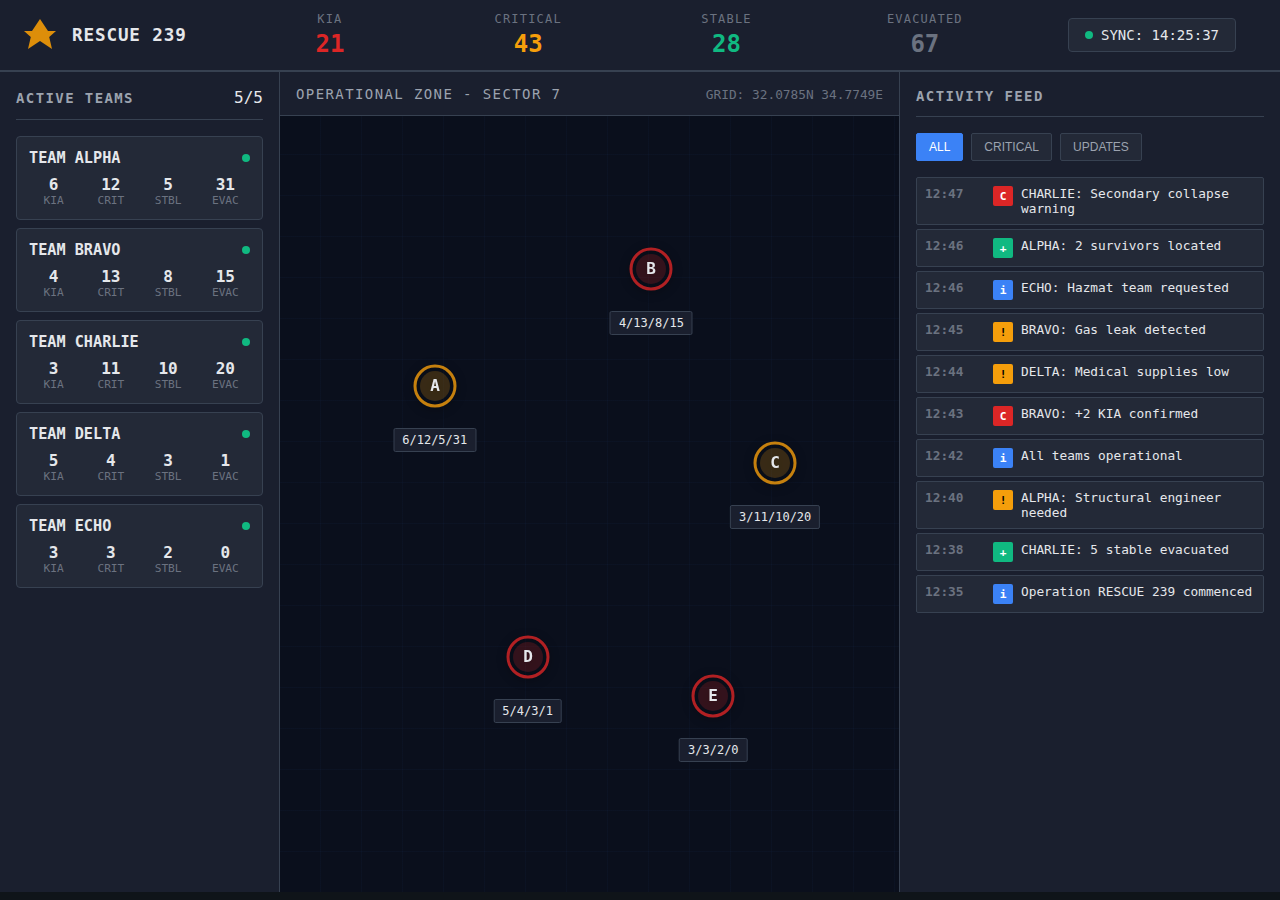
<file: early_versions/commander_inline.html>
<!DOCTYPE html>
<html lang="en">
<head>
  <meta charset="UTF-8">
  <meta name="viewport" content="width=device-width, initial-scale=1">
  <title>RESCUE 239 - TACTICAL OPERATIONS CENTER</title>
  <style>
    /* ---------- Military-grade color palette ------------- */
    :root {
      --critical: #dc2626;
      --warning: #f59e0b;
      --stable: #10b981;
      --inactive: #6b7280;
      
      --bg-primary: #0f1419;
      --bg-secondary: #1a1f2e;
      --bg-tertiary: #232937;
      --border: #374151;
      --border-active: #4b5563;
      
      --text-primary: #e5e7eb;
      --text-secondary: #9ca3af;
      --text-dim: #6b7280;
      
      --accent: #3b82f6;
      --accent-hover: #2563eb;
    }
    
    * {
      box-sizing: border-box;
      margin: 0;
      padding: 0;
    }
    
    body {
      font-family: 'SF Mono', Monaco, 'Cascadia Mono', 'Roboto Mono', monospace;
      background: var(--bg-primary);
      color: var(--text-primary);
      display: grid;
      grid-template-rows: auto 1fr;
      min-height: 100vh;
      overflow: hidden;
    }

    /* ---------- Command Header ---------- */
    .command-header {
      display: grid;
      grid-template-columns: auto 1fr auto auto;
      align-items: center;
      gap: 24px;
      padding: 12px 20px;
      background: var(--bg-secondary);
      border-bottom: 2px solid var(--border);
    }
    
    .logo-section {
      display: flex;
      align-items: center;
      gap: 12px;
    }
    
    .logo-section img {
      width: 40px;
      height: 40px;
      filter: brightness(0.9);
    }
    
    .unit-id {
      font-size: 1.1rem;
      font-weight: 700;
      letter-spacing: 0.05em;
    }
    
    .status-grid {
      display: grid;
      grid-template-columns: repeat(4, 1fr);
      gap: 24px;
      padding: 0 32px;
    }
    
    .status-item {
      display: flex;
      flex-direction: column;
      align-items: center;
      gap: 4px;
    }
    
    .status-label {
      font-size: 0.75rem;
      text-transform: uppercase;
      color: var(--text-dim);
      letter-spacing: 0.1em;
    }
    
    .status-value {
      font-size: 1.5rem;
      font-weight: 700;
      font-variant-numeric: tabular-nums;
    }
    
    .status-value.critical { color: var(--critical); }
    .status-value.warning { color: var(--warning); }
    .status-value.stable { color: var(--stable); }
    .status-value.inactive { color: var(--inactive); }
    
    .sync-status {
      display: flex;
      align-items: center;
      gap: 8px;
      padding: 8px 16px;
      background: var(--bg-tertiary);
      border: 1px solid var(--border);
      border-radius: 4px;
      font-size: 0.875rem;
    }
    
    .sync-indicator {
      width: 8px;
      height: 8px;
      border-radius: 50%;
      background: var(--stable);
      animation: pulse 2s infinite;
    }
    
    @keyframes pulse {
      0%, 100% { opacity: 1; }
      50% { opacity: 0.5; }
    }
    
    .dark-toggle {
      display: none; /* Military UI doesn't need light mode */
    }

    /* ---------- Main Operations Grid ---------- */
    .ops-grid {
      display: grid;
      grid-template-columns: 280px 1fr 380px;
      height: calc(100vh - 80px);
      background: var(--bg-primary);
    }
    
    @media (max-width: 1200px) {
      .ops-grid {
        grid-template-columns: 1fr;
        grid-template-rows: 200px 1fr 200px;
      }
    }

    /* ---------- Teams Panel ---------- */
    .teams-panel {
      background: var(--bg-secondary);
      border-right: 1px solid var(--border);
      overflow-y: auto;
      padding: 16px;
    }
    
    .panel-header {
      display: flex;
      justify-content: space-between;
      align-items: center;
      margin-bottom: 16px;
      padding-bottom: 12px;
      border-bottom: 1px solid var(--border);
    }
    
    .panel-title {
      font-size: 0.875rem;
      text-transform: uppercase;
      letter-spacing: 0.1em;
      color: var(--text-secondary);
    }
    
    .team-list {
      display: flex;
      flex-direction: column;
      gap: 8px;
    }
    
    .team-card {
      background: var(--bg-tertiary);
      border: 1px solid var(--border);
      border-radius: 4px;
      padding: 12px;
      cursor: pointer;
      transition: all 0.15s ease;
      position: relative;
    }
    
    .team-card:hover {
      border-color: var(--border-active);
      transform: translateX(2px);
    }
    
    .team-card.active {
      border-color: var(--accent);
      background: rgba(59, 130, 246, 0.1);
    }
    
    .team-header {
      display: flex;
      justify-content: space-between;
      align-items: center;
      margin-bottom: 8px;
    }
    
    .team-id {
      font-weight: 700;
      font-size: 0.95rem;
    }
    
    .team-status {
      width: 8px;
      height: 8px;
      border-radius: 50%;
      background: var(--stable);
    }
    
    .team-metrics {
      display: grid;
      grid-template-columns: repeat(4, 1fr);
      gap: 8px;
      font-size: 0.8rem;
    }
    
    .metric {
      text-align: center;
    }
    
    .metric-value {
      font-weight: 700;
      font-size: 1rem;
      font-variant-numeric: tabular-nums;
    }
    
    .metric-label {
      color: var(--text-dim);
      font-size: 0.7rem;
      text-transform: uppercase;
    }

    /* ---------- Tactical Map ---------- */
    .map-container {
      position: relative;
      background: var(--bg-tertiary);
      display: flex;
      flex-direction: column;
      border-right: 1px solid var(--border);
    }
    
    .map-controls {
      display: flex;
      justify-content: space-between;
      align-items: center;
      padding: 12px 16px;
      background: var(--bg-secondary);
      border-bottom: 1px solid var(--border);
    }
    
    .map-view {
      flex: 1;
      position: relative;
      overflow: hidden;
      background: #0a0f1c;
      background-image: 
        repeating-linear-gradient(
          0deg,
          transparent,
          transparent 40px,
          rgba(59, 130, 246, 0.03) 40px,
          rgba(59, 130, 246, 0.03) 41px
        ),
        repeating-linear-gradient(
          90deg,
          transparent,
          transparent 40px,
          rgba(59, 130, 246, 0.03) 40px,
          rgba(59, 130, 246, 0.03) 41px
        );
    }
    
    .map-overlay {
      position: absolute;
      inset: 0;
      pointer-events: none;
    }
    
    .site-marker {
      position: absolute;
      transform: translate(-50%, -50%);
      pointer-events: auto;
      cursor: pointer;
      transition: transform 0.2s ease;
    }
    
    .site-marker:hover {
      transform: translate(-50%, -50%) scale(1.1);
    }
    
    .site-marker svg {
      filter: drop-shadow(0 2px 4px rgba(0, 0, 0, 0.5));
    }
    
    .site-label {
      position: absolute;
      top: 100%;
      left: 50%;
      transform: translateX(-50%);
      margin-top: 8px;
      background: var(--bg-secondary);
      border: 1px solid var(--border);
      padding: 4px 8px;
      border-radius: 2px;
      font-size: 0.75rem;
      white-space: nowrap;
      pointer-events: none;
    }
    
    /* Team Detail Panel */
    .team-detail {
      margin-top: 16px;
      padding: 16px;
      background: var(--bg-secondary);
      border: 1px solid var(--border);
      border-radius: 4px;
    }
    
    .detail-header {
      display: flex;
      justify-content: space-between;
      align-items: center;
      margin-bottom: 12px;
      padding-bottom: 8px;
      border-bottom: 1px solid var(--border);
    }
    
    .detail-title {
      font-weight: 700;
      font-size: 1.1rem;
    }
    
    .detail-close {
      background: none;
      border: none;
      color: var(--text-secondary);
      cursor: pointer;
      font-size: 1.2rem;
      padding: 4px 8px;
    }
    
    .detail-stats {
      display: grid;
      grid-template-columns: repeat(2, 1fr);
      gap: 12px;
      margin-bottom: 16px;
    }
    
    .stat-item {
      display: flex;
      justify-content: space-between;
      align-items: center;
      padding: 8px;
      background: var(--bg-tertiary);
      border: 1px solid var(--border);
      border-radius: 2px;
    }
    
    .stat-label {
      font-size: 0.8rem;
      color: var(--text-secondary);
      text-transform: uppercase;
    }
    
    .stat-value {
      font-weight: 700;
      font-variant-numeric: tabular-nums;
    }
    
    .team-log {
      margin-top: 16px;
    }
    
    .log-header {
      font-size: 0.875rem;
      text-transform: uppercase;
      color: var(--text-secondary);
      margin-bottom: 8px;
    }
    
    .log-entries {
      max-height: 300px;
      overflow-y: auto;
      font-size: 0.8rem;
      line-height: 1.6;
      background: var(--bg-tertiary);
      border: 1px solid var(--border);
      padding: 12px;
      border-radius: 2px;
    }
    
    .log-entry {
      display: grid;
      grid-template-columns: 60px 1fr;
      gap: 12px;
      padding: 4px 0;
      border-bottom: 1px solid rgba(55, 65, 81, 0.5);
    }
    
    .log-entry:last-child {
      border-bottom: none;
    }
    
    .log-time {
      color: var(--text-dim);
      font-weight: 700;
    }

    /* ---------- Activity Feed ---------- */
    .activity-panel {
      background: var(--bg-secondary);
      overflow-y: auto;
      padding: 16px;
    }
    
    .activity-filters {
      display: flex;
      gap: 8px;
      margin-bottom: 16px;
    }
    
    .filter-btn {
      padding: 6px 12px;
      background: var(--bg-tertiary);
      border: 1px solid var(--border);
      border-radius: 2px;
      color: var(--text-secondary);
      font-size: 0.75rem;
      text-transform: uppercase;
      cursor: pointer;
      transition: all 0.15s ease;
    }
    
    .filter-btn.active {
      background: var(--accent);
      color: white;
      border-color: var(--accent);
    }
    
    .activity-feed {
      display: flex;
      flex-direction: column;
      gap: 4px;
    }
    
    .activity-item {
      display: grid;
      grid-template-columns: 60px 20px 1fr;
      gap: 8px;
      padding: 8px;
      background: var(--bg-tertiary);
      border: 1px solid var(--border);
      border-radius: 2px;
      font-size: 0.8rem;
      transition: all 0.15s ease;
    }
    
    .activity-item:hover {
      border-color: var(--border-active);
    }
    
    .activity-time {
      color: var(--text-dim);
      font-weight: 700;
      font-variant-numeric: tabular-nums;
    }
    
    .activity-icon {
      width: 20px;
      height: 20px;
      display: flex;
      align-items: center;
      justify-content: center;
      border-radius: 2px;
      font-size: 0.7rem;
      font-weight: 700;
    }
    
    .activity-icon.critical { background: var(--critical); color: white; }
    .activity-icon.warning { background: var(--warning); color: black; }
    .activity-icon.stable { background: var(--stable); color: white; }
    .activity-icon.info { background: var(--accent); color: white; }
    
    .activity-text {
      color: var(--text-primary);
    }
    
    /* Scrollbar styling */
    ::-webkit-scrollbar {
      width: 8px;
      height: 8px;
    }
    
    ::-webkit-scrollbar-track {
      background: var(--bg-tertiary);
    }
    
    ::-webkit-scrollbar-thumb {
      background: var(--border-active);
      border-radius: 2px;
    }
    
    ::-webkit-scrollbar-thumb:hover {
      background: var(--accent);
    }
  </style>
</head>
<body>
  <!-- Command Header -->
  <header class="command-header">
    <div class="logo-section">
      <img src="data:image/svg+xml,%3Csvg xmlns='http://www.w3.org/2000/svg' viewBox='0 0 100 100'%3E%3Cpath d='M50 10 L70 40 L90 40 L73 55 L80 85 L50 65 L20 85 L27 55 L10 40 L30 40 Z' fill='%23f59e0b'/%3E%3C/svg%3E" alt="IDF">
      <div class="unit-id">RESCUE 239</div>
    </div>
    
    <div class="status-grid">
      <div class="status-item">
        <div class="status-label">KIA</div>
        <div class="status-value critical" id="total-dead">21</div>
      </div>
      <div class="status-item">
        <div class="status-label">Critical</div>
        <div class="status-value warning" id="total-imm">43</div>
      </div>
      <div class="status-item">
        <div class="status-label">Stable</div>
        <div class="status-value stable" id="total-del">28</div>
      </div>
      <div class="status-item">
        <div class="status-label">Evacuated</div>
        <div class="status-value inactive" id="total-evac">67</div>
      </div>
    </div>
    
    <div class="sync-status">
      <div class="sync-indicator"></div>
      <span id="sync-time">SYNC: 12:47:23</span>
    </div>
  </header>

  <!-- Main Operations Grid -->
  <main class="ops-grid">
    <!-- Teams Panel -->
    <section class="teams-panel">
      <div class="panel-header">
        <h2 class="panel-title">Active Teams</h2>
        <span id="team-count">5/5</span>
      </div>
      <div class="team-list" id="teams-list"></div>
    </section>

    <!-- Tactical Map -->
    <section class="map-container">
      <div class="map-controls">
        <div class="panel-title">OPERATIONAL ZONE - SECTOR 7</div>
        <div>
          <span style="color: var(--text-dim); font-size: 0.8rem;">GRID: 32.0785N 34.7749E</span>
        </div>
      </div>
      <div class="map-view" id="map">
        <div class="map-overlay" id="map-overlay"></div>
      </div>
      <div id="team-detail-container"></div>
    </section>

    <!-- Activity Feed -->
    <section class="activity-panel">
      <div class="panel-header">
        <h2 class="panel-title">Activity Feed</h2>
      </div>
      <div class="activity-filters">
        <button class="filter-btn active" data-filter="all">ALL</button>
        <button class="filter-btn" data-filter="critical">CRITICAL</button>
        <button class="filter-btn" data-filter="updates">UPDATES</button>
      </div>
      <div class="activity-feed" id="activity-feed"></div>
    </section>
  </main>

  <script>
    // Mock data
    const teams = [
      {
        id: 1,
        name: 'ALPHA',
        dead: 6,
        imm: 12,
        del: 5,
        evac: 31,
        status: 'active',
        lastUpdate: '12:46:12',
        site: 'A',
        log: [
          { time: '12:46', msg: 'Located 2 survivors in basement' },
          { time: '12:43', msg: '+3 critical casualties' },
          { time: '12:40', msg: 'Structural engineer requested' },
          { time: '12:35', msg: 'Heavy debris, need crane support' },
          { time: '12:30', msg: 'Arrived at site A' }
        ]
      },
      {
        id: 2,
        name: 'BRAVO',
        dead: 4,
        imm: 13,
        del: 8,
        evac: 15,
        status: 'active',
        lastUpdate: '12:45:55',
        site: 'B',
        log: [
          { time: '12:45', msg: 'Medical team on site' },
          { time: '12:42', msg: 'Gas leak detected, area secured' },
          { time: '12:38', msg: '+2 KIA confirmed' },
          { time: '12:33', msg: 'K9 unit deployed' },
          { time: '12:28', msg: 'Site B perimeter established' }
        ]
      },
      {
        id: 3,
        name: 'CHARLIE',
        dead: 3,
        imm: 11,
        del: 10,
        evac: 20,
        status: 'active',
        lastUpdate: '12:47:02',
        site: 'C',
        log: [
          { time: '12:47', msg: 'Evac complete for 5 stable' },
          { time: '12:44', msg: 'Secondary collapse risk identified' },
          { time: '12:40', msg: 'Thermal imaging shows 3 heat signatures' },
          { time: '12:35', msg: 'Initial triage complete' },
          { time: '12:31', msg: 'Charlie team operational at site C' }
        ]
      },
      {
        id: 4,
        name: 'DELTA',
        dead: 5,
        imm: 4,
        del: 3,
        evac: 1,
        status: 'active',
        lastUpdate: '12:44:30',
        site: 'D',
        log: [
          { time: '12:44', msg: 'Requesting additional medical supplies' },
          { time: '12:41', msg: 'Building partially collapsed' },
          { time: '12:37', msg: '+1 critical, immediate evac needed' },
          { time: '12:32', msg: 'Access route cleared' },
          { time: '12:27', msg: 'Delta arriving at site D' }
        ]
      },
      {
        id: 5,
        name: 'ECHO',
        dead: 3,
        imm: 3,
        del: 2,
        evac: 0,
        status: 'active',
        lastUpdate: '12:46:45',
        site: 'E',
        log: [
          { time: '12:46', msg: 'Hazmat team requested' },
          { time: '12:43', msg: 'Chemical storage area identified' },
          { time: '12:39', msg: 'Initial sweep complete' },
          { time: '12:34', msg: 'Echo team establishing command post' },
          { time: '12:29', msg: 'En route to site E' }
        ]
      }
    ];

    const sites = [
      { code: 'A', x: 25, y: 35, team: 1 },
      { code: 'B', x: 60, y: 20, team: 2 },
      { code: 'C', x: 80, y: 45, team: 3 },
      { code: 'D', x: 40, y: 70, team: 4 },
      { code: 'E', x: 70, y: 75, team: 5 }
    ];

    const activityLog = [
      { time: '12:47', icon: 'critical', type: 'C', text: 'CHARLIE: Secondary collapse warning' },
      { time: '12:46', icon: 'stable', type: '+', text: 'ALPHA: 2 survivors located' },
      { time: '12:46', icon: 'info', type: 'i', text: 'ECHO: Hazmat team requested' },
      { time: '12:45', icon: 'warning', type: '!', text: 'BRAVO: Gas leak detected' },
      { time: '12:44', icon: 'warning', type: '!', text: 'DELTA: Medical supplies low' },
      { time: '12:43', icon: 'critical', type: 'C', text: 'BRAVO: +2 KIA confirmed' },
      { time: '12:42', icon: 'info', type: 'i', text: 'All teams operational' },
      { time: '12:40', icon: 'warning', type: '!', text: 'ALPHA: Structural engineer needed' },
      { time: '12:38', icon: 'stable', type: '+', text: 'CHARLIE: 5 stable evacuated' },
      { time: '12:35', icon: 'info', type: 'i', text: 'Operation RESCUE 239 commenced' }
    ];

    // Initialize UI
    function init() {
      renderTeams();
      renderMap();
      renderActivityFeed();
      startClock();
      updateTotals();
      
      // Filter buttons
      document.querySelectorAll('.filter-btn').forEach(btn => {
        btn.addEventListener('click', () => {
          document.querySelectorAll('.filter-btn').forEach(b => b.classList.remove('active'));
          btn.classList.add('active');
          // Filter logic would go here
        });
      });
    }

    function renderTeams() {
      const container = document.getElementById('teams-list');
      container.innerHTML = teams.map(team => `
        <div class="team-card" data-team-id="${team.id}">
          <div class="team-header">
            <span class="team-id">TEAM ${team.name}</span>
            <div class="team-status"></div>
          </div>
          <div class="team-metrics">
            <div class="metric">
              <div class="metric-value critical">${team.dead}</div>
              <div class="metric-label">KIA</div>
            </div>
            <div class="metric">
              <div class="metric-value warning">${team.imm}</div>
              <div class="metric-label">CRIT</div>
            </div>
            <div class="metric">
              <div class="metric-value stable">${team.del}</div>
              <div class="metric-label">STBL</div>
            </div>
            <div class="metric">
              <div class="metric-value inactive">${team.evac}</div>
              <div class="metric-label">EVAC</div>
            </div>
          </div>
        </div>
      `).join('');
      
      // Add click handlers
      document.querySelectorAll('.team-card').forEach(card => {
        card.addEventListener('click', () => {
          const teamId = parseInt(card.dataset.teamId);
          showTeamDetail(teamId);
          
          // Update active state
          document.querySelectorAll('.team-card').forEach(c => c.classList.remove('active'));
          card.classList.add('active');
        });
      });
    }

    function renderMap() {
      const overlay = document.getElementById('map-overlay');
      overlay.innerHTML = sites.map(site => {
        const team = teams.find(t => t.id === site.team);
        const total = team.dead + team.imm + team.del + team.evac;
        const urgency = team.imm / total;
        const color = urgency > 0.3 ? 'var(--critical)' : urgency > 0.1 ? 'var(--warning)' : 'var(--stable)';
        
        return `
          <div class="site-marker" style="left: ${site.x}%; top: ${site.y}%;" data-site="${site.code}">
            <svg width="60" height="60" viewBox="0 0 60 60">
              <circle cx="30" cy="30" r="20" fill="none" stroke="${color}" stroke-width="3" opacity="0.8"/>
              <circle cx="30" cy="30" r="15" fill="${color}" opacity="0.2"/>
              <text x="30" y="35" text-anchor="middle" fill="var(--text-primary)" font-size="16" font-weight="700">
                ${site.code}
              </text>
            </svg>
            <div class="site-label">
              ${team.dead}/${team.imm}/${team.del}/${team.evac}
            </div>
          </div>
        `;
      }).join('');
    }

    function showTeamDetail(teamId) {
      const team = teams.find(t => t.id === teamId);
      if (!team) return;
      
      const container = document.getElementById('team-detail-container');
      container.innerHTML = `
        <div class="team-detail">
          <div class="detail-header">
            <h3 class="detail-title">TEAM ${team.name} - SITE ${team.site}</h3>
            <button class="detail-close" onclick="closeTeamDetail()">×</button>
          </div>
          <div class="detail-stats">
            <div class="stat-item">
              <span class="stat-label">Last Update</span>
              <span class="stat-value">${team.lastUpdate}</span>
            </div>
            <div class="stat-item">
              <span class="stat-label">Total Casualties</span>
              <span class="stat-value">${team.dead + team.imm + team.del + team.evac}</span>
            </div>
          </div>
          <div class="team-log">
            <h4 class="log-header">Operation Log</h4>
            <div class="log-entries">
              ${team.log.map(entry => `
                <div class="log-entry">
                  <span class="log-time">${entry.time}</span>
                  <span>${entry.msg}</span>
                </div>
              `).join('')}
            </div>
          </div>
        </div>
      `;
    }

    function closeTeamDetail() {
      document.getElementById('team-detail-container').innerHTML = '';
      document.querySelectorAll('.team-card').forEach(c => c.classList.remove('active'));
    }

    function renderActivityFeed() {
      const feed = document.getElementById('activity-feed');
      feed.innerHTML = activityLog.map(item => `
        <div class="activity-item">
          <span class="activity-time">${item.time}</span>
          <div class="activity-icon ${item.icon}">${item.type}</div>
          <span class="activity-text">${item.text}</span>
        </div>
      `).join('');
    }

    function updateTotals() {
      let totals = { dead: 0, imm: 0, del: 0, evac: 0 };
      teams.forEach(team => {
        totals.dead += team.dead;
        totals.imm += team.imm;
        totals.del += team.del;
        totals.evac += team.evac;
      });
      
      document.getElementById('total-dead').textContent = totals.dead;
      document.getElementById('total-imm').textContent = totals.imm;
      document.getElementById('total-del').textContent = totals.del;
      document.getElementById('total-evac').textContent = totals.evac;
    }

    function startClock() {
      function updateTime() {
        const now = new Date();
        const time = now.toTimeString().split(' ')[0];
        document.getElementById('sync-time').textContent = `SYNC: ${time}`;
      }
      updateTime();
      setInterval(updateTime, 1000);
    }

    // Initialize on load
    init();
  </script>
</body>
</html>
</file>
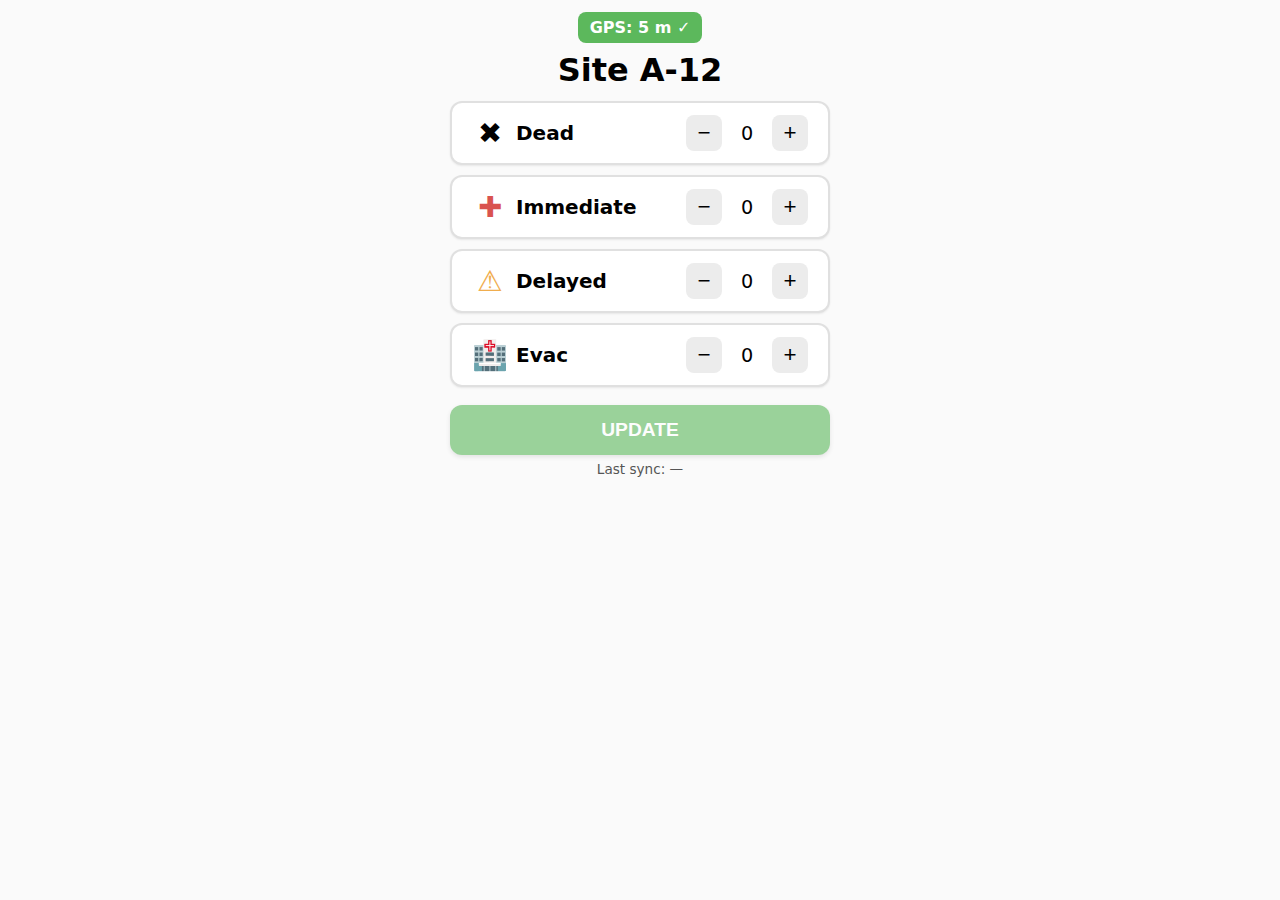
<file: early_versions/responder-v1.html>
<!DOCTYPE html>
<html lang="en">
<head>
  <meta charset="UTF-8">
  <meta name="viewport" content="width=device-width, initial-scale=1">
  <title>SAR Quick-Tap Demo</title>
  <style>
    :root {
      --black: #1a1a1a;
      --red: #d9534f;
      --yellow: #f0ad4e;
      --green: #5cb85c;
      --tile-bg: #ffffff;
      --tile-border: #e0e0e0;
      --font-stack: system-ui, -apple-system, Segoe UI, Roboto, Helvetica, Arial, sans-serif;
    }
    * {box-sizing: border-box; margin: 0; padding: 0;}
    body {
      font-family: var(--font-stack);
      background: #fafafa;
      color: #000;
      display: flex;
      flex-direction: column;
      align-items: center;
      padding: 12px;
      min-height: 100vh;
    }

    /* GPS banner */
    .banner {
      background: var(--green);
      color: #fff;
      padding: 6px 12px;
      border-radius: 8px;
      font-weight: 600;
      margin-bottom: 8px;
    }

    /* Site header */
    h1 {font-size: 1.6rem; margin-bottom: 12px; text-align: center;}

    /* Casualty tiles */
    .tile {
      width: 100%;
      max-width: 380px;
      background: var(--tile-bg);
      border: 2px solid var(--tile-border);
      border-radius: 12px;
      display: flex;
      align-items: center;
      justify-content: space-between;
      padding: 8px 12px;
      margin-bottom: 10px;
      box-shadow: 0 1px 2px rgba(0, 0, 0, .08);
    }
    .tile .icon {font-size: 1.8rem; width: 36px; text-align: center;}
    .tile .label {flex: 1; font-size: 1.1rem; font-weight: 600; margin-left: 8px;}
    .tile .controls {display: flex; align-items: center; gap: 8px;}
    .tile button {
      width: 36px; height: 36px; font-size: 1.4rem;
      border: none; border-radius: 8px; background: #ececec; color: #000;
    }
    .tile .count {width: 34px; text-align: center; font-size: 1.2rem;}

    /* Update button */
    #update {
      width: 100%; max-width: 380px; padding: 14px 0; font-size: 1.2rem;
      font-weight: 700; border: none; border-radius: 12px; background: var(--green);
      color: #fff; margin-top: 8px; box-shadow: 0 2px 4px rgba(0, 0, 0, .15);
      transition: opacity .2s, transform .1s;
    }
    #update:disabled {opacity: .6;}
    #update:not(:disabled):active {transform: scale(.97);} 

    /* Last sync */
    #last-sync {margin-top: 6px; font-size: .85rem; color: #555;}

    /* Desktop refinements */
    @media (min-width: 600px){h1{font-size:2rem;} .tile{padding:12px 20px;} .tile .label{font-size:1.25rem;}}
  </style>
</head>
<body>
  <!-- GPS accuracy banner (placeholder) -->
  <div class="banner" id="gps-banner">GPS: 5 m ✓</div>

  <!-- Worksite code -->
  <h1 id="site-code">Site A-12</h1>

  <!-- Casualty category tiles -->
  <div class="tile" data-cat="dead">
    <div class="icon">✖︎</div>
    <div class="label">Dead</div>
    <div class="controls">
      <button class="minus" aria-label="minus dead">−</button>
      <span class="count" id="dead-count">0</span>
      <button class="plus" aria-label="plus dead">+</button>
    </div>
  </div>

  <div class="tile" data-cat="immediate">
    <div class="icon" style="color:var(--red)">✚</div>
    <div class="label">Immediate</div>
    <div class="controls">
      <button class="minus" aria-label="minus immediate">−</button>
      <span class="count" id="immediate-count">0</span>
      <button class="plus" aria-label="plus immediate">+</button>
    </div>
  </div>

  <div class="tile" data-cat="delayed">
    <div class="icon" style="color:var(--yellow)">⚠︎</div>
    <div class="label">Delayed</div>
    <div class="controls">
      <button class="minus" aria-label="minus delayed">−</button>
      <span class="count" id="delayed-count">0</span>
      <button class="plus" aria-label="plus delayed">+</button>
    </div>
  </div>

  <div class="tile" data-cat="evac">
    <div class="icon" style="color:var(--green)">🏥</div>
    <div class="label">Evac</div>
    <div class="controls">
      <button class="minus" aria-label="minus evac">−</button>
      <span class="count" id="evac-count">0</span>
      <button class="plus" aria-label="plus evac">+</button>
    </div>
  </div>

  <!-- Update button -->
  <button id="update" disabled>UPDATE</button>
  <div id="last-sync">Last sync: —</div>

<script>
  // Mockup JS to drive the demo (offline-only)
  const counts = {dead:0, immediate:0, delayed:0, evac:0};
  const updateBtn = document.getElementById('update');
  const lastSync = document.getElementById('last-sync');

  // Attach listeners to plus/minus
  document.querySelectorAll('.tile').forEach(tile=>{
    const cat = tile.dataset.cat;
    const countEl = tile.querySelector('.count');
    tile.addEventListener('click', e=>{
      if(e.target.matches('.plus')) counts[cat]++;
      if(e.target.matches('.minus')) counts[cat] = Math.max(0, counts[cat]-1);
      countEl.textContent = counts[cat];
      updateBtn.disabled = false;
    });
  });

  // Simple UPDATE behaviour
  updateBtn.addEventListener('click', ()=>{
    // Simulate sending and success
    updateBtn.disabled = true;
    const now = new Date();
    lastSync.textContent = 'Last sync: '+ now.toLocaleTimeString();
    // Small vibration if supported
    if(navigator.vibrate) navigator.vibrate(150);
  });

  // Mock GPS accuracy ticker (loop)
  const gpsBanner = document.getElementById('gps-banner');
  let accuracy = 5;
  setInterval(()=>{
    accuracy = Math.floor(Math.random()*80)+5; // 5–85 m
    let color = 'var(--green)';
    if(accuracy>50) color = 'var(--yellow)';
    if(accuracy>100) color = 'var(--red)';
    gpsBanner.style.background = color;
    gpsBanner.textContent = `GPS: ${accuracy} m ✓`;
  }, 4000);
</script>

</body>
</html>
</file>
<file: commander.css>
/* ========== IDF TACTICAL OPERATIONS CENTER - RESCUE 239 ========== */

/* ---------- Color Palette ------------- */
:root {
  /* Operational Status Colors */
  --critical: #dc2626;
  --warning: #f59e0b;
  --stable: #10b981;
  --inactive: #6b7280;
  
  /* Light Mode (Default - Desert Operations) */
  --bg-primary: #f8f9fa;
  --bg-secondary: #ffffff;
  --bg-tertiary: #f3f4f6;
  --border: #d1d5db;
  --border-active: #9ca3af;
  
  --text-primary: #111827;
  --text-secondary: #4b5563;
  --text-dim: #9ca3af;
  
  --accent: #2563eb;
  --accent-hover: #1d4ed8;
  
  /* Map specific */
  --map-bg: #e5e7eb;
  --map-grid: rgba(0, 0, 0, 0.05);
}

/* Dark Mode */
body.dark {
  --bg-primary: #0f1419;
  --bg-secondary: #1a1f2e;
  --bg-tertiary: #232937;
  --border: #374151;
  --border-active: #4b5563;
  
  --text-primary: #e5e7eb;
  --text-secondary: #9ca3af;
  --text-dim: #6b7280;
  
  --accent: #3b82f6;
  --accent-hover: #2563eb;
  
  --map-bg: #0a0f1c;
  --map-grid: rgba(59, 130, 246, 0.03);
}

/* ---------- Base Styles ------------- */
* {
  box-sizing: border-box;
  margin: 0;
  padding: 0;
}

body {
  font-family: 'SF Mono', Monaco, 'Cascadia Mono', 'Roboto Mono', monospace;
  background: var(--bg-primary);
  color: var(--text-primary);
  display: grid;
  grid-template-rows: auto 1fr;
  min-height: 100vh;
  overflow: hidden;
  transition: background-color 0.3s ease, color 0.3s ease;
}

/* ---------- Command Header ---------- */
.command-header {
  display: grid;
  grid-template-columns: auto 1fr auto auto;
  align-items: center;
  gap: 24px;
  padding: 12px 20px;
  background: var(--bg-secondary);
  border-bottom: 2px solid var(--border);
  transition: all 0.3s ease;
}

.logo-section {
  display: flex;
  align-items: center;
  gap: 12px;
}

.logo-section img {
  width: 40px;
  height: 40px;
}

.unit-id {
  font-size: 1.1rem;
  font-weight: 700;
  letter-spacing: 0.05em;
}

.status-grid {
  display: grid;
  grid-template-columns: repeat(4, 1fr);
  gap: 24px;
  padding: 0 32px;
}

.status-item {
  display: flex;
  flex-direction: column;
  align-items: center;
  gap: 4px;
}

.status-label {
  font-size: 0.75rem;
  text-transform: uppercase;
  color: var(--text-dim);
  letter-spacing: 0.1em;
}

.status-value {
  font-size: 1.5rem;
  font-weight: 700;
  font-variant-numeric: tabular-nums;
}

.status-value.critical { color: var(--critical); }
.status-value.warning { color: var(--warning); }
.status-value.stable { color: var(--stable); }
.status-value.inactive { color: var(--inactive); }

.header-controls {
  display: flex;
  align-items: center;
  gap: 16px;
}

.sync-status {
  display: flex;
  align-items: center;
  gap: 8px;
  padding: 8px 16px;
  background: var(--bg-tertiary);
  border: 1px solid var(--border);
  border-radius: 4px;
  font-size: 0.875rem;
}

.sync-indicator {
  width: 8px;
  height: 8px;
  border-radius: 50%;
  background: var(--stable);
  animation: pulse 2s infinite;
}

@keyframes pulse {
  0%, 100% { opacity: 1; }
  50% { opacity: 0.5; }
}

.mode-toggle {
  padding: 8px 16px;
  background: var(--accent);
  color: white;
  border: none;
  border-radius: 4px;
  font-weight: 600;
  font-size: 0.875rem;
  cursor: pointer;
  transition: all 0.2s ease;
  text-transform: uppercase;
  letter-spacing: 0.05em;
}

.mode-toggle:hover {
  background: var(--accent-hover);
  transform: translateY(-1px);
}

/* ---------- Main Operations Grid ---------- */
.ops-grid {
  display: grid;
  grid-template-columns: 280px 1fr 380px;
  height: calc(100vh - 80px);
  background: var(--bg-primary);
}

@media (max-width: 1200px) {
  .ops-grid {
    grid-template-columns: 1fr;
    grid-template-rows: 200px 1fr 200px;
  }
}

/* ---------- Teams Panel ---------- */
.teams-panel {
  background: var(--bg-secondary);
  border-right: 1px solid var(--border);
  overflow-y: auto;
  padding: 16px;
  transition: all 0.3s ease;
}

.panel-header {
  display: flex;
  justify-content: space-between;
  align-items: center;
  margin-bottom: 16px;
  padding-bottom: 12px;
  border-bottom: 1px solid var(--border);
}

.panel-title {
  font-size: 0.875rem;
  text-transform: uppercase;
  letter-spacing: 0.1em;
  color: var(--text-secondary);
}

.team-list {
  display: flex;
  flex-direction: column;
  gap: 8px;
}

.team-card {
  background: var(--bg-tertiary);
  border: 1px solid var(--border);
  border-radius: 4px;
  padding: 12px;
  cursor: pointer;
  transition: all 0.15s ease;
  position: relative;
}

.team-card:hover {
  border-color: var(--border-active);
  transform: translateX(2px);
}

.team-card.active {
  border-color: var(--accent);
  background: var(--accent);
  background-opacity: 0.1;
}

.team-header {
  display: flex;
  justify-content: space-between;
  align-items: center;
  margin-bottom: 8px;
}

.team-id {
  font-weight: 700;
  font-size: 0.95rem;
}

.team-status {
  width: 8px;
  height: 8px;
  border-radius: 50%;
  background: var(--stable);
}

.team-metrics {
  display: grid;
  grid-template-columns: repeat(4, 1fr);
  gap: 8px;
  font-size: 0.8rem;
}

.metric {
  text-align: center;
}

.metric-value {
  font-weight: 700;
  font-size: 1rem;
  font-variant-numeric: tabular-nums;
}

.metric-label {
  color: var(--text-dim);
  font-size: 0.7rem;
  text-transform: uppercase;
}

/* ---------- Tactical Map ---------- */
.map-container {
  position: relative;
  background: var(--bg-tertiary);
  display: flex;
  flex-direction: column;
  border-right: 1px solid var(--border);
  transition: all 0.3s ease;
}

.map-controls {
  display: flex;
  justify-content: space-between;
  align-items: center;
  padding: 12px 16px;
  background: var(--bg-secondary);
  border-bottom: 1px solid var(--border);
}

.map-view {
  flex: 1;
  position: relative;
  overflow: hidden;
  background: var(--map-bg);
  background-image: 
    repeating-linear-gradient(
      0deg,
      transparent,
      transparent 40px,
      var(--map-grid) 40px,
      var(--map-grid) 41px
    ),
    repeating-linear-gradient(
      90deg,
      transparent,
      transparent 40px,
      var(--map-grid) 40px,
      var(--map-grid) 41px
    );
}

/* Placeholder for actual map image */
.map-image {
  position: absolute;
  inset: 0;
  width: 100%;
  height: 100%;
  object-fit: cover;
  opacity: 0.3;
}

.map-overlay {
  position: absolute;
  inset: 0;
  pointer-events: none;
}

.site-marker {
  position: absolute;
  transform: translate(-50%, -50%);
  pointer-events: auto;
  cursor: pointer;
  transition: transform 0.2s ease;
}

.site-marker:hover {
  transform: translate(-50%, -50%) scale(1.1);
}

.site-marker svg {
  filter: drop-shadow(0 2px 4px rgba(0, 0, 0, 0.5));
}

body:not(.dark) .site-marker svg {
  filter: drop-shadow(0 2px 4px rgba(0, 0, 0, 0.2));
}

.site-label {
  position: absolute;
  top: 100%;
  left: 50%;
  transform: translateX(-50%);
  margin-top: 8px;
  background: var(--bg-secondary);
  border: 1px solid var(--border);
  padding: 4px 8px;
  border-radius: 2px;
  font-size: 0.75rem;
  white-space: nowrap;
  pointer-events: none;
}

/* Team Detail Panel */
.team-detail {
  margin-top: 16px;
  padding: 16px;
  background: var(--bg-secondary);
  border: 1px solid var(--border);
  border-radius: 4px;
}

.detail-header {
  display: flex;
  justify-content: space-between;
  align-items: center;
  margin-bottom: 12px;
  padding-bottom: 8px;
  border-bottom: 1px solid var(--border);
}

.detail-title {
  font-weight: 700;
  font-size: 1.1rem;
}

.detail-close {
  background: none;
  border: none;
  color: var(--text-secondary);
  cursor: pointer;
  font-size: 1.2rem;
  padding: 4px 8px;
  transition: color 0.2s ease;
}

.detail-close:hover {
  color: var(--text-primary);
}

.detail-stats {
  display: grid;
  grid-template-columns: repeat(2, 1fr);
  gap: 12px;
  margin-bottom: 16px;
}

.stat-item {
  display: flex;
  justify-content: space-between;
  align-items: center;
  padding: 8px;
  background: var(--bg-tertiary);
  border: 1px solid var(--border);
  border-radius: 2px;
}

.stat-label {
  font-size: 0.8rem;
  color: var(--text-secondary);
  text-transform: uppercase;
}

.stat-value {
  font-weight: 700;
  font-variant-numeric: tabular-nums;
}

.team-log {
  margin-top: 16px;
}

.log-header {
  font-size: 0.875rem;
  text-transform: uppercase;
  color: var(--text-secondary);
  margin-bottom: 8px;
}

.log-entries {
  max-height: 300px;
  overflow-y: auto;
  font-size: 0.8rem;
  line-height: 1.6;
  background: var(--bg-tertiary);
  border: 1px solid var(--border);
  padding: 12px;
  border-radius: 2px;
}

.log-entry {
  display: grid;
  grid-template-columns: 60px 1fr;
  gap: 12px;
  padding: 4px 0;
  border-bottom: 1px solid var(--border);
}

.log-entry:last-child {
  border-bottom: none;
}

.log-time {
  color: var(--text-dim);
  font-weight: 700;
}

/* ---------- Activity Feed ---------- */
.activity-panel {
  background: var(--bg-secondary);
  overflow-y: auto;
  padding: 16px;
  transition: all 0.3s ease;
}

.activity-filters {
  display: flex;
  gap: 8px;
  margin-bottom: 16px;
}

.filter-btn {
  padding: 6px 12px;
  background: var(--bg-tertiary);
  border: 1px solid var(--border);
  border-radius: 2px;
  color: var(--text-secondary);
  font-size: 0.75rem;
  text-transform: uppercase;
  cursor: pointer;
  transition: all 0.15s ease;
}

.filter-btn.active {
  background: var(--accent);
  color: white;
  border-color: var(--accent);
}

.activity-feed {
  display: flex;
  flex-direction: column;
  gap: 4px;
}

.activity-item {
  display: grid;
  grid-template-columns: 60px 20px 1fr;
  gap: 8px;
  padding: 8px;
  background: var(--bg-tertiary);
  border: 1px solid var(--border);
  border-radius: 2px;
  font-size: 0.8rem;
  transition: all 0.15s ease;
}

.activity-item:hover {
  border-color: var(--border-active);
}

.activity-time {
  color: var(--text-dim);
  font-weight: 700;
  font-variant-numeric: tabular-nums;
}

.activity-icon {
  width: 20px;
  height: 20px;
  display: flex;
  align-items: center;
  justify-content: center;
  border-radius: 2px;
  font-size: 0.7rem;
  font-weight: 700;
}

.activity-icon.critical { background: var(--critical); color: white; }
.activity-icon.warning { background: var(--warning); color: black; }
.activity-icon.stable { background: var(--stable); color: white; }
.activity-icon.info { background: var(--accent); color: white; }

.activity-text {
  color: var(--text-primary);
}

/* Scrollbar styling */
::-webkit-scrollbar {
  width: 8px;
  height: 8px;
}

::-webkit-scrollbar-track {
  background: var(--bg-tertiary);
}

::-webkit-scrollbar-thumb {
  background: var(--border-active);
  border-radius: 2px;
}

::-webkit-scrollbar-thumb:hover {
  background: var(--accent);
}
</file>
<file: responder.css>
/* ========== IDF HOME FRONT COMMAND - RESCUE 239 FIELD APP ========== */

/* ---------- Color Palette ------------- */
:root {
  /* Home Front Command Colors */
  --hfc-black: #000000;
  --hfc-platinum: #E8E8E8;
  --hfc-blue: #26AAFE;
  --hfc-orange: #F79823;
  --hfc-navy: #176699;
  
  /* Semantic Colors */
  --color-x: #666666;           /* Gray for X (deceased) */
  --color-critical: #F79823;    /* Orange for immediate/critical */
  --color-delayed: #26AAFE;     /* Blue for delayed */
  --color-evac: #176699;        /* Navy for evacuated */
  
  /* UI Colors */
  --bg-primary: #FAFAFA;
  --bg-secondary: #FFFFFF;
  --bg-tertiary: #F6F6F6;
  --border: #E8E8E8;
  --text-primary: #000000;
  --text-secondary: #333333;
  --text-dim: #666666;
  
  /* Status Colors */
  --success: #10B981;
  --warning: #F59E0B;
  --danger: #DC2626;
}

/* Dark Mode Support */
@media (prefers-color-scheme: dark) {
  :root {
    --bg-primary: #0A0A0A;
    --bg-secondary: #1A1A1A;
    --bg-tertiary: #262626;
    --border: #333333;
    --text-primary: #FFFFFF;
    --text-secondary: #E8E8E8;
    --text-dim: #999999;
  }
}

/* ---------- Base Styles ------------- */
* {
  box-sizing: border-box;
  margin: 0;
  padding: 0;
}

body {
  font-family: -apple-system, BlinkMacSystemFont, 'Segoe UI', 'Roboto', 'Helvetica', 'Arial', sans-serif;
  background: var(--bg-primary);
  color: var(--text-primary);
  display: flex;
  flex-direction: column;
  min-height: 100vh;
  padding: 12px;
  max-width: 480px;
  margin: 0 auto;
}

/* ---------- Header Section ------------- */
.app-header {
  background: var(--bg-secondary);
  border-radius: 12px;
  padding: 16px;
  margin-bottom: 12px;
  box-shadow: 0 1px 3px rgba(0, 0, 0, 0.08);
}

.unit-badge {
  display: flex;
  align-items: center;
  gap: 12px;
  margin-bottom: 12px;
}

.unit-logo {
  width: 40px;
  height: 40px;
}

.unit-info {
  flex: 1;
}

.unit-name {
  font-size: 0.875rem;
  font-weight: 600;
  color: var(--text-secondary);
  text-transform: uppercase;
  letter-spacing: 0.05em;
}

.site-code {
  font-size: 1.5rem;
  font-weight: 700;
  color: var(--hfc-navy);
}

/* ---------- GPS Status Banner ------------- */
.gps-banner {
  display: flex;
  align-items: center;
  justify-content: space-between;
  padding: 8px 12px;
  border-radius: 8px;
  font-size: 0.875rem;
  font-weight: 600;
  transition: all 0.3s ease;
}

.gps-banner.good {
  background: rgba(16, 185, 129, 0.1);
  color: #10B981;
}

.gps-banner.warning {
  background: rgba(245, 158, 11, 0.1);
  color: #F59E0B;
}

.gps-banner.error {
  background: rgba(220, 38, 38, 0.1);
  color: #DC2626;
}

.gps-icon {
  width: 16px;
  height: 16px;
  margin-right: 8px;
}

/* ---------- Casualty Tiles ------------- */
.casualty-grid {
  display: grid;
  grid-template-columns: repeat(2, 1fr);
  gap: 12px;
  margin-bottom: 16px;
}

.casualty-tile {
  background: var(--bg-secondary);
  border: 2px solid var(--border);
  border-radius: 12px;
  padding: 16px;
  display: flex;
  flex-direction: column;
  align-items: center;
  gap: 8px;
  transition: all 0.2s ease;
  position: relative;
  overflow: hidden;
}

.casualty-tile.x {
  border-color: var(--color-x);
}

.casualty-tile.critical {
  border-color: var(--color-critical);
}

.casualty-tile.delayed {
  border-color: var(--color-delayed);
}

.casualty-tile.evac {
  border-color: var(--color-evac);
}

.casualty-tile.modified::after {
  content: '';
  position: absolute;
  top: 0;
  left: 0;
  right: 0;
  height: 3px;
  background: currentColor;
}

.tile-header {
  display: flex;
  align-items: center;
  gap: 8px;
  width: 100%;
}

.tile-icon {
  font-size: 1.5rem;
  width: 32px;
  height: 32px;
  display: flex;
  align-items: center;
  justify-content: center;
  border-radius: 8px;
  background: currentColor;
  color: white;
  opacity: 0.9;
}

.tile-icon.x {
  background: var(--color-x);
}

.tile-icon.critical {
  background: var(--color-critical);
}

.tile-icon.delayed {
  background: var(--color-delayed);
}

.tile-icon.evac {
  background: var(--color-evac);
}

.tile-label {
  flex: 1;
  font-weight: 600;
  font-size: 1rem;
}

.tile-controls {
  display: flex;
  align-items: center;
  gap: 12px;
  width: 100%;
  justify-content: center;
}

.count-button {
  width: 40px;
  height: 40px;
  border: 2px solid var(--border);
  border-radius: 8px;
  background: var(--bg-tertiary);
  font-size: 1.25rem;
  font-weight: 600;
  display: flex;
  align-items: center;
  justify-content: center;
  cursor: pointer;
  transition: all 0.15s ease;
  -webkit-tap-highlight-color: transparent;
}

.count-button:hover {
  background: var(--border);
}

.count-button:active {
  transform: scale(0.95);
}

.count-display {
  font-size: 2rem;
  font-weight: 700;
  font-variant-numeric: tabular-nums;
  min-width: 60px;
  text-align: center;
}

/* ---------- Action Buttons ------------- */
.action-section {
  display: flex;
  flex-direction: column;
  gap: 12px;
  margin-bottom: 16px;
}

.update-button {
  width: 100%;
  padding: 16px;
  font-size: 1.125rem;
  font-weight: 700;
  border: none;
  border-radius: 12px;
  background: var(--hfc-orange);
  color: white;
  text-transform: uppercase;
  letter-spacing: 0.05em;
  box-shadow: 0 2px 8px rgba(247, 152, 35, 0.3);
  cursor: pointer;
  transition: all 0.2s ease;
}

.update-button:not(:disabled):hover {
  background: #E68A1F;
  transform: translateY(-1px);
  box-shadow: 0 4px 12px rgba(247, 152, 35, 0.4);
}

.update-button:not(:disabled):active {
  transform: scale(0.98);
}

.update-button:disabled {
  opacity: 0.5;
  cursor: not-allowed;
}

.sync-status {
  text-align: center;
  font-size: 0.875rem;
  color: var(--text-dim);
  margin-top: -8px;
}

/* ---------- Quick Message Section ------------- */
.message-section {
  background: var(--bg-secondary);
  border-radius: 12px;
  padding: 16px;
  margin-bottom: 16px;
  box-shadow: 0 1px 3px rgba(0, 0, 0, 0.08);
}

.message-header {
  font-size: 0.875rem;
  font-weight: 600;
  color: var(--text-secondary);
  margin-bottom: 8px;
  text-transform: uppercase;
  letter-spacing: 0.05em;
}

.message-input-group {
  display: flex;
  gap: 8px;
  margin-bottom: 12px;
}

.message-input {
  flex: 1;
  padding: 12px;
  font-size: 1rem;
  border: 2px solid var(--border);
  border-radius: 8px;
  background: var(--bg-tertiary);
  color: var(--text-primary);
  transition: all 0.2s ease;
}

.message-input:focus {
  outline: none;
  border-color: var(--hfc-blue);
  background: var(--bg-secondary);
}

.message-input::placeholder {
  color: var(--text-dim);
}

.send-button {
  padding: 12px 20px;
  background: var(--hfc-blue);
  color: white;
  border: none;
  border-radius: 8px;
  font-weight: 600;
  cursor: pointer;
  transition: all 0.2s ease;
  display: flex;
  align-items: center;
  gap: 6px;
}

.send-button:hover {
  background: #1A9AEE;
  transform: translateY(-1px);
}

.send-button:active {
  transform: scale(0.98);
}

.send-icon {
  width: 16px;
  height: 16px;
}

/* ---------- Message Log ------------- */
.message-log {
  max-height: 200px;
  overflow-y: auto;
  display: flex;
  flex-direction: column;
  gap: 8px;
}

.message-item {
  display: flex;
  gap: 12px;
  padding: 8px;
  background: var(--bg-tertiary);
  border-radius: 8px;
  font-size: 0.875rem;
  line-height: 1.4;
}

.message-time {
  color: var(--text-dim);
  font-weight: 600;
  white-space: nowrap;
  font-variant-numeric: tabular-nums;
}

.message-text {
  flex: 1;
  color: var(--text-primary);
}

.message-status {
  display: flex;
  align-items: center;
  gap: 4px;
  color: var(--success);
  font-size: 0.75rem;
}

/* ---------- Quick Templates ------------- */
.quick-templates {
  display: flex;
  flex-wrap: wrap;
  gap: 6px;
  margin-bottom: 12px;
}

.template-chip {
  padding: 6px 12px;
  background: var(--bg-tertiary);
  border: 1px solid var(--border);
  border-radius: 16px;
  font-size: 0.75rem;
  color: var(--text-secondary);
  cursor: pointer;
  transition: all 0.15s ease;
}

.template-chip:hover {
  background: var(--hfc-blue);
  color: white;
  border-color: var(--hfc-blue);
}

/* ---------- Footer ------------- */
.app-footer {
  margin-top: auto;
  padding-top: 16px;
  text-align: center;
  font-size: 0.75rem;
  color: var(--text-dim);
}

/* ---------- Loading & Animations ------------- */
@keyframes pulse {
  0%, 100% { opacity: 1; }
  50% { opacity: 0.5; }
}

.syncing {
  animation: pulse 1s infinite;
}

/* ---------- Scrollbar Styling ------------- */
::-webkit-scrollbar {
  width: 6px;
  height: 6px;
}

::-webkit-scrollbar-track {
  background: var(--bg-tertiary);
  border-radius: 3px;
}

::-webkit-scrollbar-thumb {
  background: var(--border);
  border-radius: 3px;
}

::-webkit-scrollbar-thumb:hover {
  background: var(--text-dim);
}

/* ---------- Responsive Adjustments ------------- */
@media (max-width: 400px) {
  body {
    padding: 8px;
  }
  
  .casualty-grid {
    grid-template-columns: 1fr;
  }
  
  .quick-templates {
    display: none;
  }
}

@media (min-width: 600px) {
  .casualty-tile {
    padding: 20px;
  }
  
  .count-display {
    font-size: 2.5rem;
  }
}

.demo-switch-button {
  display: block;
  background-color: #176699;
  color: white;
  padding: 10px 15px;
  border-radius: 5px;
  text-align: center;
  margin-top: 10px;
  text-decoration: none;
  font-weight: bold;
  box-shadow: 0 2px 4px rgba(0,0,0,0.2);
  transition: background-color 0.2s;
}

.demo-switch-button:hover, 
.demo-switch-button:active {
  background-color: #26AAFE;
}
</file>
